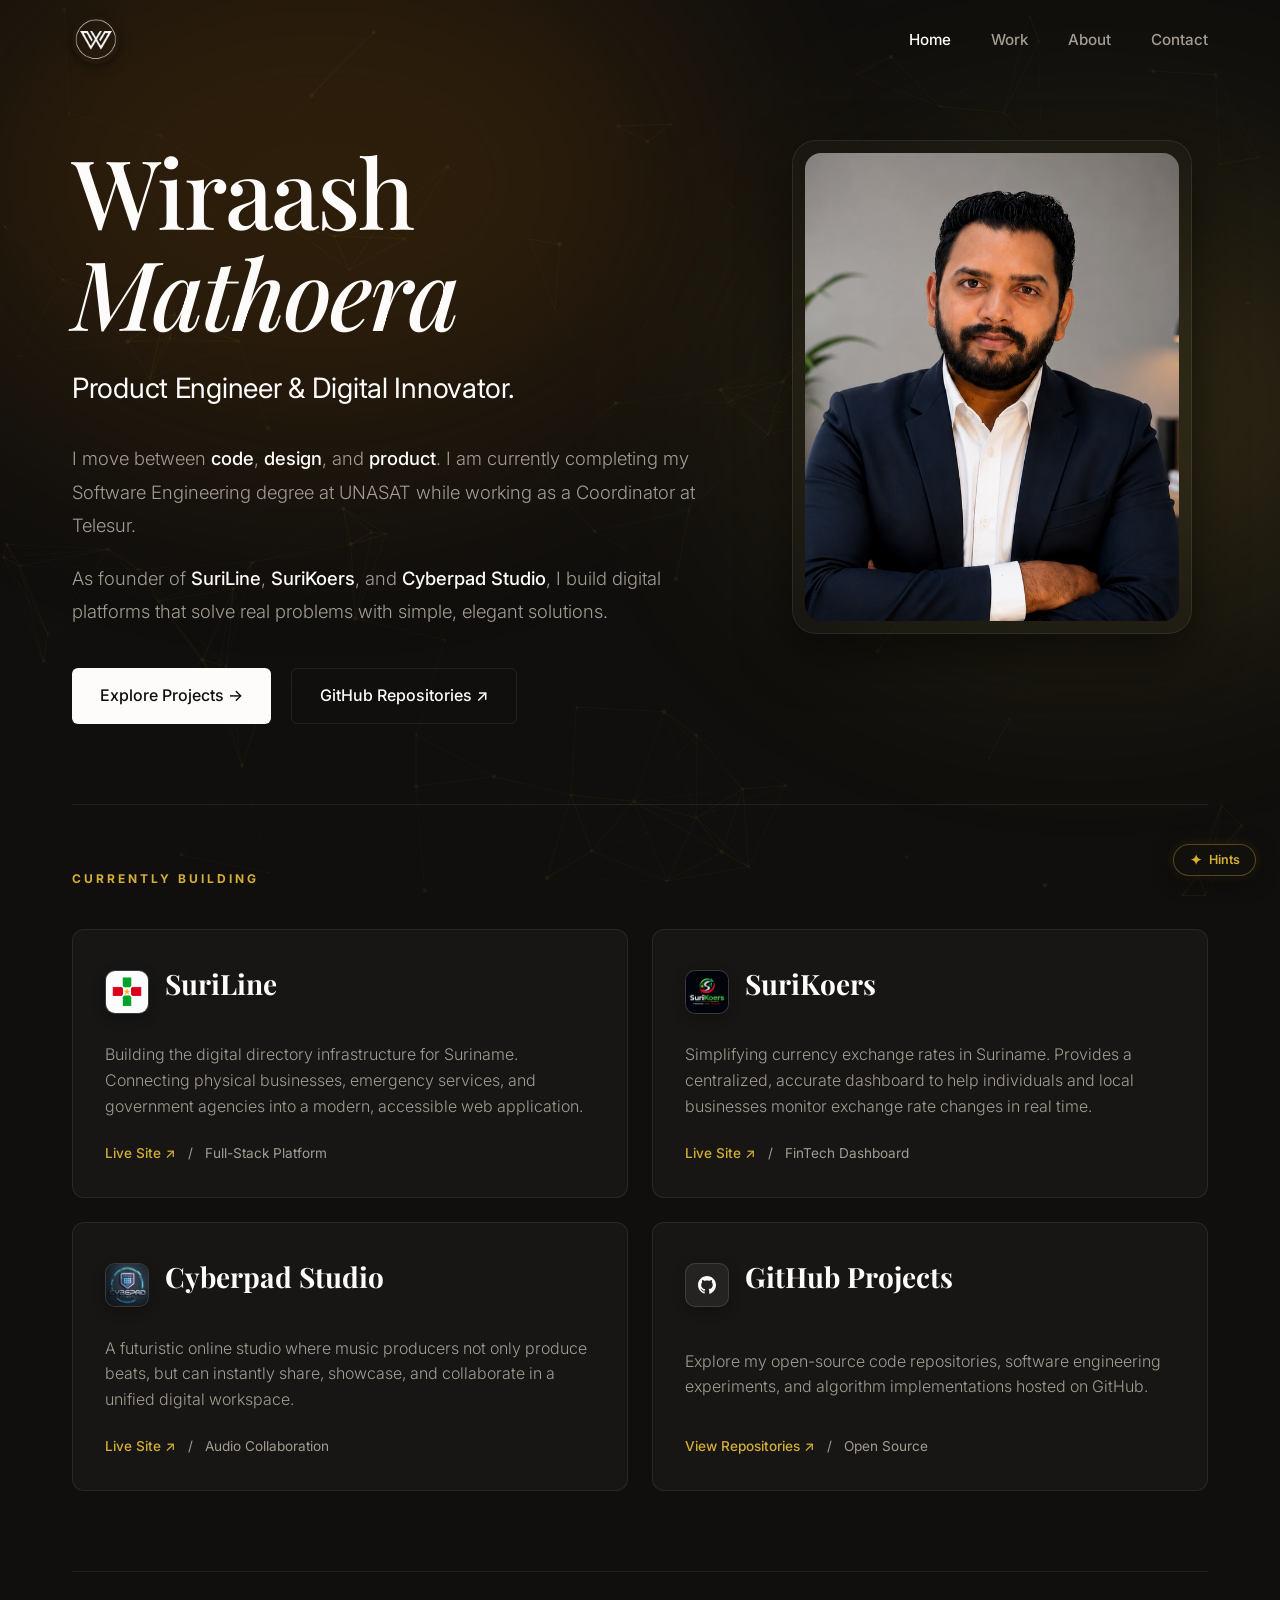
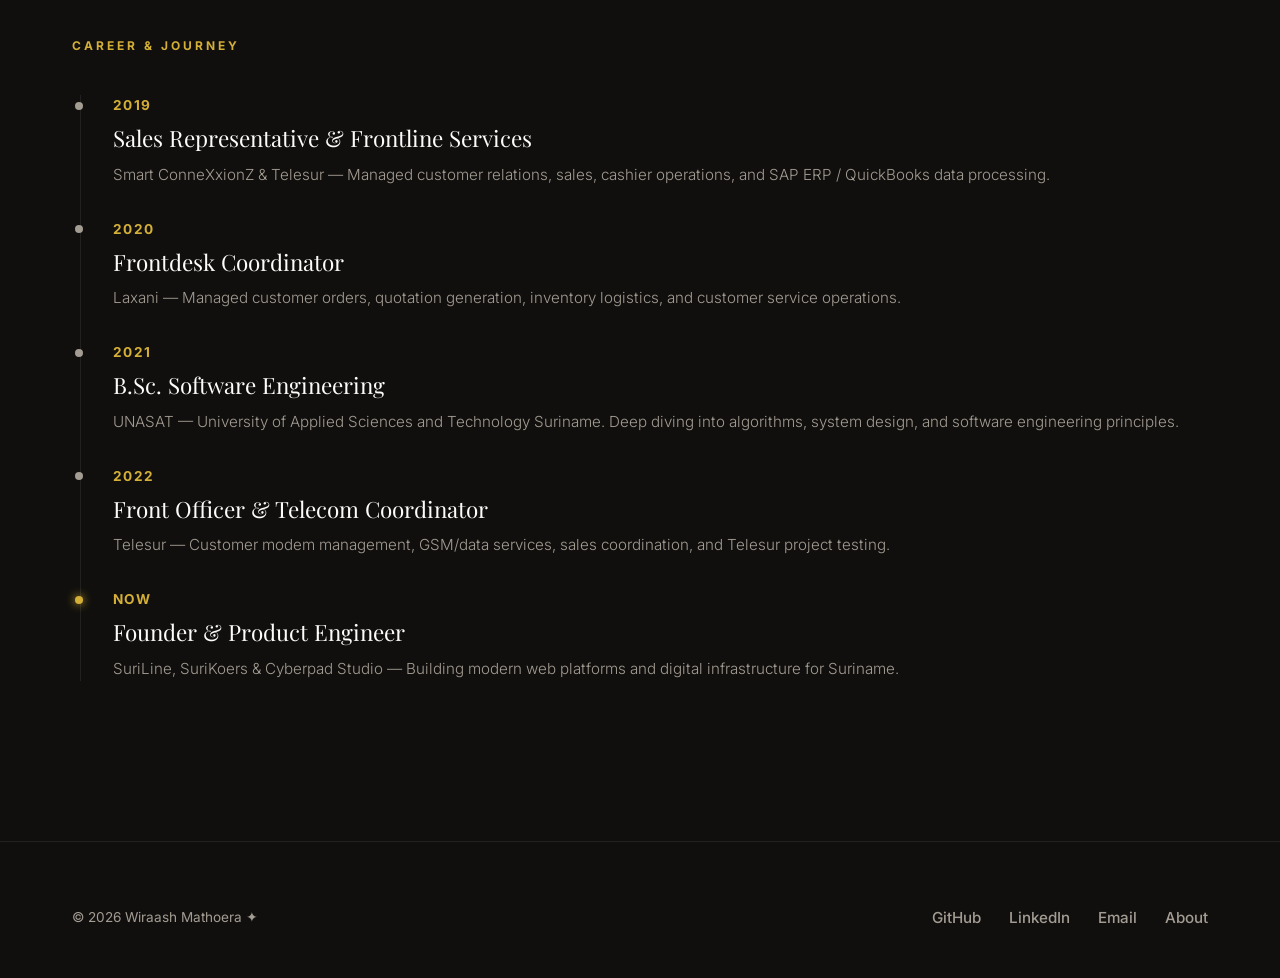
<file: index.html>
<!DOCTYPE html>
<html lang="en" class="no-js">

<head>
    <meta charset="UTF-8">
    <meta name="viewport" content="width=device-width, initial-scale=1.0">
    <title>Wiraash Mathoera | Product Engineer &amp; Digital Innovator</title>
    <link rel="icon" href="/img/favicon.png" sizes="32x32" />

    <!-- Open Graph / Facebook -->
    <meta property="og:type" content="website">
    <meta property="og:title" content="Wiraash Mathoera | Product Engineer &amp; Digital Innovator">
    <meta property="og:description" content="Product Engineer &amp; Digital Innovator based in Suriname. Creator of SuriLine, SuriKoers, and Cyberpad Studio.">
    <meta property="og:image" content="https://wiraash-mathoera.github.io/img/og-image.png">
    <meta property="og:image:width" content="1200">
    <meta property="og:image:height" content="630">

    <!-- Twitter / X -->
    <meta name="twitter:card" content="summary_large_image">
    <meta name="twitter:title" content="Wiraash Mathoera | Product Engineer &amp; Digital Innovator">
    <meta name="twitter:description" content="Product Engineer &amp; Digital Innovator based in Suriname. Creator of SuriLine, SuriKoers, and Cyberpad Studio.">
    <meta name="twitter:image" content="https://wiraash-mathoera.github.io/img/og-image.png">
    <meta name="twitter:image:width" content="1200">
    <meta name="twitter:image:height" content="630">

    <link rel="stylesheet" href="./css/main.css">
    <link rel="stylesheet" href="./css/features.css">
    <link rel="stylesheet" href="./css/easter-eggs.css">
</head>

<body data-theme="dark">
    <!-- Live Interactive Background Canvas -->
    <canvas id="bg-canvas"></canvas>

    <!-- Ambient Glowing Orbs -->
    <div class="ambient-container">
        <div class="ambient-orb orb-1"></div>
        <div class="ambient-orb orb-2"></div>
    </div>

    <!-- Header & Navigation -->
    <header class="navbar">
        <div class="container nav-container">
            <a href="./index.html" class="nav-logo" id="nav-logo" aria-label="Wiraash Mathoera - Home">
                <img src="./img/logo.png" alt="Wiraash Mathoera" class="nav-logo-img">
            </a>
            <button class="mobile-menu-btn" id="mobile-menu-btn" aria-label="Toggle Navigation">
                <svg xmlns="http://www.w3.org/2000/svg" width="24" height="24" viewBox="0 0 24 24" fill="none"
                    stroke="currentColor" stroke-width="2" stroke-linecap="round" stroke-linejoin="round">
                    <line x1="4" x2="20" y1="12" y2="12" />
                    <line x1="4" x2="20" y1="6" y2="6" />
                    <line x1="4" x2="20" y1="18" y2="18" />
                </svg>
            </button>
            <ul class="nav-links" id="nav-links">
                <li><a href="./index.html" class="nav-link active">Home</a></li>
                <li><a href="./work.html" class="nav-link">Work</a></li>
                <li><a href="./about.html" class="nav-link">About</a></li>
                <li><a href="./contact.html" class="nav-link">Contact</a></li>
            </ul>
        </div>
    </header>

    <main class="container">
        <!-- Hero Section (Paul Bakaus Grid Layout) -->
        <section class="hero-section">
            <div class="hero-content">
                <h1 class="font-serif hero-title">
                    Wiraash <span class="italic">Mathoera</span>
                </h1>
                <p class="hero-subtitle">
                    Product Engineer &amp; Digital Innovator.
                </p>

                <div class="hero-description">
                    <p>
                        I move between <strong class="text-highlight">code</strong>,
                        <strong class="text-highlight">design</strong>, and <strong class="text-highlight">product</strong>. I am currently
                        completing my Software Engineering degree at UNASAT while working as a Coordinator at Telesur.
                    </p>
                    <p>
                        As founder of <strong class="text-highlight">SuriLine</strong>,
                        <strong class="text-highlight">SuriKoers</strong>, and <strong class="text-highlight">Cyberpad Studio</strong>, I build
                        digital platforms that solve real problems with simple, elegant solutions.
                    </p>
                </div>

                <div class="hero-actions">
                    <a href="./work.html" class="btn btn-primary">Explore Projects &rarr;</a>
                    <a href="https://github.com/wiraash-mathoera?tab=repositories" target="_blank"
                        rel="noopener noreferrer" class="btn btn-outline">GitHub Repositories &nearr;</a>
                </div>
            </div>

            <div class="hero-portrait-wrap">
                <div class="hero-portrait-card">
                    <div class="hero-portrait-img-wrap">
                        <img src="./img/profile.jpg" alt="Wiraash Mathoera" class="hero-portrait-img">
                    </div>
                </div>
            </div>
        </section>

        <!-- Currently Building Section (Bento Grid) -->
        <section class="section-divider">
            <span class="section-label">Currently Building</span>

            <div class="bento-grid">
                <!-- Bento 1: SuriLine -->
                <div class="bento-item">
                    <div class="bento-header">
                        <div class="bento-icon">
                            <img src="./img/suriline.png" alt="SuriLine" class="bento-icon-img">
                        </div>
                        <h2 class="bento-title">
                            <a href="https://suriline.vercel.app/" target="_blank"
                                rel="noopener noreferrer">SuriLine</a>
                        </h2>
                    </div>
                    <p class="bento-desc">
                        Building the digital directory infrastructure for Suriname. Connecting physical businesses,
                        emergency services, and government agencies into a modern, accessible web application.
                    </p>
                    <div class="bento-meta">
                        <a href="https://suriline.vercel.app/" target="_blank" rel="noopener noreferrer">Live Site
                            &nearr;</a>
                        <span>/</span>
                        <span>Full-Stack Platform</span>
                    </div>
                </div>

                <!-- Bento 2: SuriKoers -->
                <div class="bento-item">
                    <div class="bento-header">
                        <div class="bento-icon">
                            <img src="./img/surikoers.png" alt="SuriKoers" class="bento-icon-img">
                        </div>
                        <h2 class="bento-title">
                            <a href="https://whatsapp.com/channel/0029VbCgk0QAe5ViNQCmtB3d" target="_blank"
                                rel="noopener noreferrer">SuriKoers</a>
                        </h2>
                    </div>
                    <p class="bento-desc">
                        Simplifying currency exchange rates in Suriname. Provides a centralized, accurate dashboard
                        to help individuals and local businesses monitor exchange rate changes in real time.
                    </p>
                    <div class="bento-meta">
                        <a href="https://whatsapp.com/channel/0029VbCgk0QAe5ViNQCmtB3d" target="_blank"
                            rel="noopener noreferrer">Live Site &nearr;</a>
                        <span>/</span>
                        <span>FinTech Dashboard</span>
                    </div>
                </div>

                <!-- Bento 3: Cyberpad Studio -->
                <div class="bento-item">
                    <div class="bento-header">
                        <div class="bento-icon">
                            <img src="./img/cyberpad.jpg" alt="Cyberpad Studio" class="bento-icon-img">
                        </div>
                        <h2 class="bento-title">
                            <a href="https://cyberpad-studio.vercel.app/html/login.html" target="_blank"
                                rel="noopener noreferrer">Cyberpad Studio</a>
                        </h2>
                    </div>
                    <p class="bento-desc">
                        A futuristic online studio where music producers not only produce beats, but can instantly
                        share, showcase, and collaborate in a unified digital workspace.
                    </p>
                    <div class="bento-meta">
                        <a href="https://cyberpad-studio.vercel.app/html/login.html" target="_blank"
                            rel="noopener noreferrer">Live Site &nearr;</a>
                        <span>/</span>
                        <span>Audio Collaboration</span>
                    </div>
                </div>

                <!-- Bento 4: GitHub Repositories -->
                <div class="bento-item">
                    <div class="bento-header">
                        <div class="bento-icon bento-icon-github">
                            <svg xmlns="http://www.w3.org/2000/svg" width="18" height="18" viewBox="0 0 24 24" fill="currentColor"><path d="M12 0C5.37 0 0 5.37 0 12c0 5.3 3.438 9.8 8.205 11.385.6.113.82-.258.82-.577 0-.285-.01-1.04-.015-2.04-3.338.724-4.042-1.61-4.042-1.61C4.422 18.07 3.633 17.7 3.633 17.7c-1.087-.744.084-.729.084-.729 1.205.084 1.838 1.236 1.838 1.236 1.07 1.835 2.809 1.305 3.495.998.108-.776.417-1.305.76-1.605-2.665-.3-5.466-1.332-5.466-5.93 0-1.31.465-2.38 1.235-3.22-.135-.303-.54-1.523.105-3.176 0 0 1.005-.322 3.3 1.23.96-.267 1.98-.399 3-.405 1.02.006 2.04.138 3 .405 2.28-1.552 3.285-1.23 3.285-1.23.645 1.653.24 2.873.12 3.176.765.84 1.23 1.91 1.23 3.22 0 4.61-2.805 5.625-5.475 5.92.42.36.81 1.096.81 2.22 0 1.606-.015 2.896-.015 3.286 0 .315.21.69.825.57C20.565 21.795 24 17.295 24 12c0-6.63-5.37-12-12-12"/></svg>
                        </div>
                        <h2 class="bento-title">
                            <a href="https://github.com/wiraash-mathoera?tab=repositories" target="_blank"
                                rel="noopener noreferrer">GitHub Projects</a>
                        </h2>
                    </div>
                    <p class="bento-desc">
                        Explore my open-source code repositories, software engineering experiments, and algorithm
                        implementations hosted on GitHub.
                    </p>
                    <div class="bento-meta">
                        <a href="https://github.com/wiraash-mathoera?tab=repositories" target="_blank"
                            rel="noopener noreferrer">View Repositories &nearr;</a>
                        <span>/</span>
                        <span>Open Source</span>
                    </div>
                </div>
            </div>
        </section>

        <!-- Career Timeline Section (Paul Bakaus Career Style) -->
        <section class="section-divider">
            <span class="section-label">Career &amp; Journey</span>

            <div class="timeline-wrap">
                <div class="timeline">
                    <div class="timeline-item">
                        <span class="timeline-year">2019</span>
                        <div class="timeline-role">Sales Representative &amp; Frontline Services</div>
                        <div class="timeline-desc">Smart ConneXxionZ &amp; Telesur &mdash; Managed customer relations,
                            sales, cashier operations, and SAP ERP / QuickBooks data processing.</div>
                    </div>

                    <div class="timeline-item">
                        <span class="timeline-year">2020</span>
                        <div class="timeline-role">Frontdesk Coordinator</div>
                        <div class="timeline-desc">Laxani &mdash; Managed customer orders, quotation generation,
                            inventory logistics, and customer service operations.</div>
                    </div>

                    <div class="timeline-item">
                        <span class="timeline-year">2021</span>
                        <div class="timeline-role">B.Sc. Software Engineering</div>
                        <div class="timeline-desc">UNASAT &mdash; University of Applied Sciences and Technology
                            Suriname. Deep diving into algorithms, system design, and software engineering principles.
                        </div>
                    </div>

                    <div class="timeline-item">
                        <span class="timeline-year">2022</span>
                        <div class="timeline-role">Front Officer &amp; Telecom Coordinator</div>
                        <div class="timeline-desc">Telesur &mdash; Customer modem management, GSM/data services, sales
                            coordination, and Telesur project testing.</div>
                    </div>

                    <div class="timeline-item is-current">
                        <span class="timeline-year">Now</span>
                        <div class="timeline-role">Founder &amp; Product Engineer</div>
                        <div class="timeline-desc">SuriLine, SuriKoers &amp; Cyberpad Studio &mdash; Building modern web
                            platforms and digital infrastructure for Suriname.</div>
                    </div>
                </div>
            </div>
        </section>
    </main>

    <!-- Footer (Paul Bakaus Footer Style) -->
    <footer>
        <div class="container footer-content">
            <div>
                <p class="footer-copyright">&copy; 2026 Wiraash Mathoera</p>
            </div>

            <div class="footer-social">
                <a href="https://github.com/wiraash-mathoera?tab=repositories" target="_blank"
                    rel="noopener noreferrer">GitHub</a>
                <a href="https://www.linkedin.com/in/wiraash-mathoera-642bb9243/" target="_blank"
                    rel="noopener noreferrer">LinkedIn</a>
                <a href="mailto:w.mathoera@unasat.sr">Email</a>
                <a href="./about.html">About</a>
            </div>
        </div>
    </footer>

    <script src="./js/background.js"></script>
    <script src="./js/main.js"></script>
    <script src="./js/features.js"></script>
    <script src="./js/easter-eggs.js"></script>
</body>

</html>
</file>
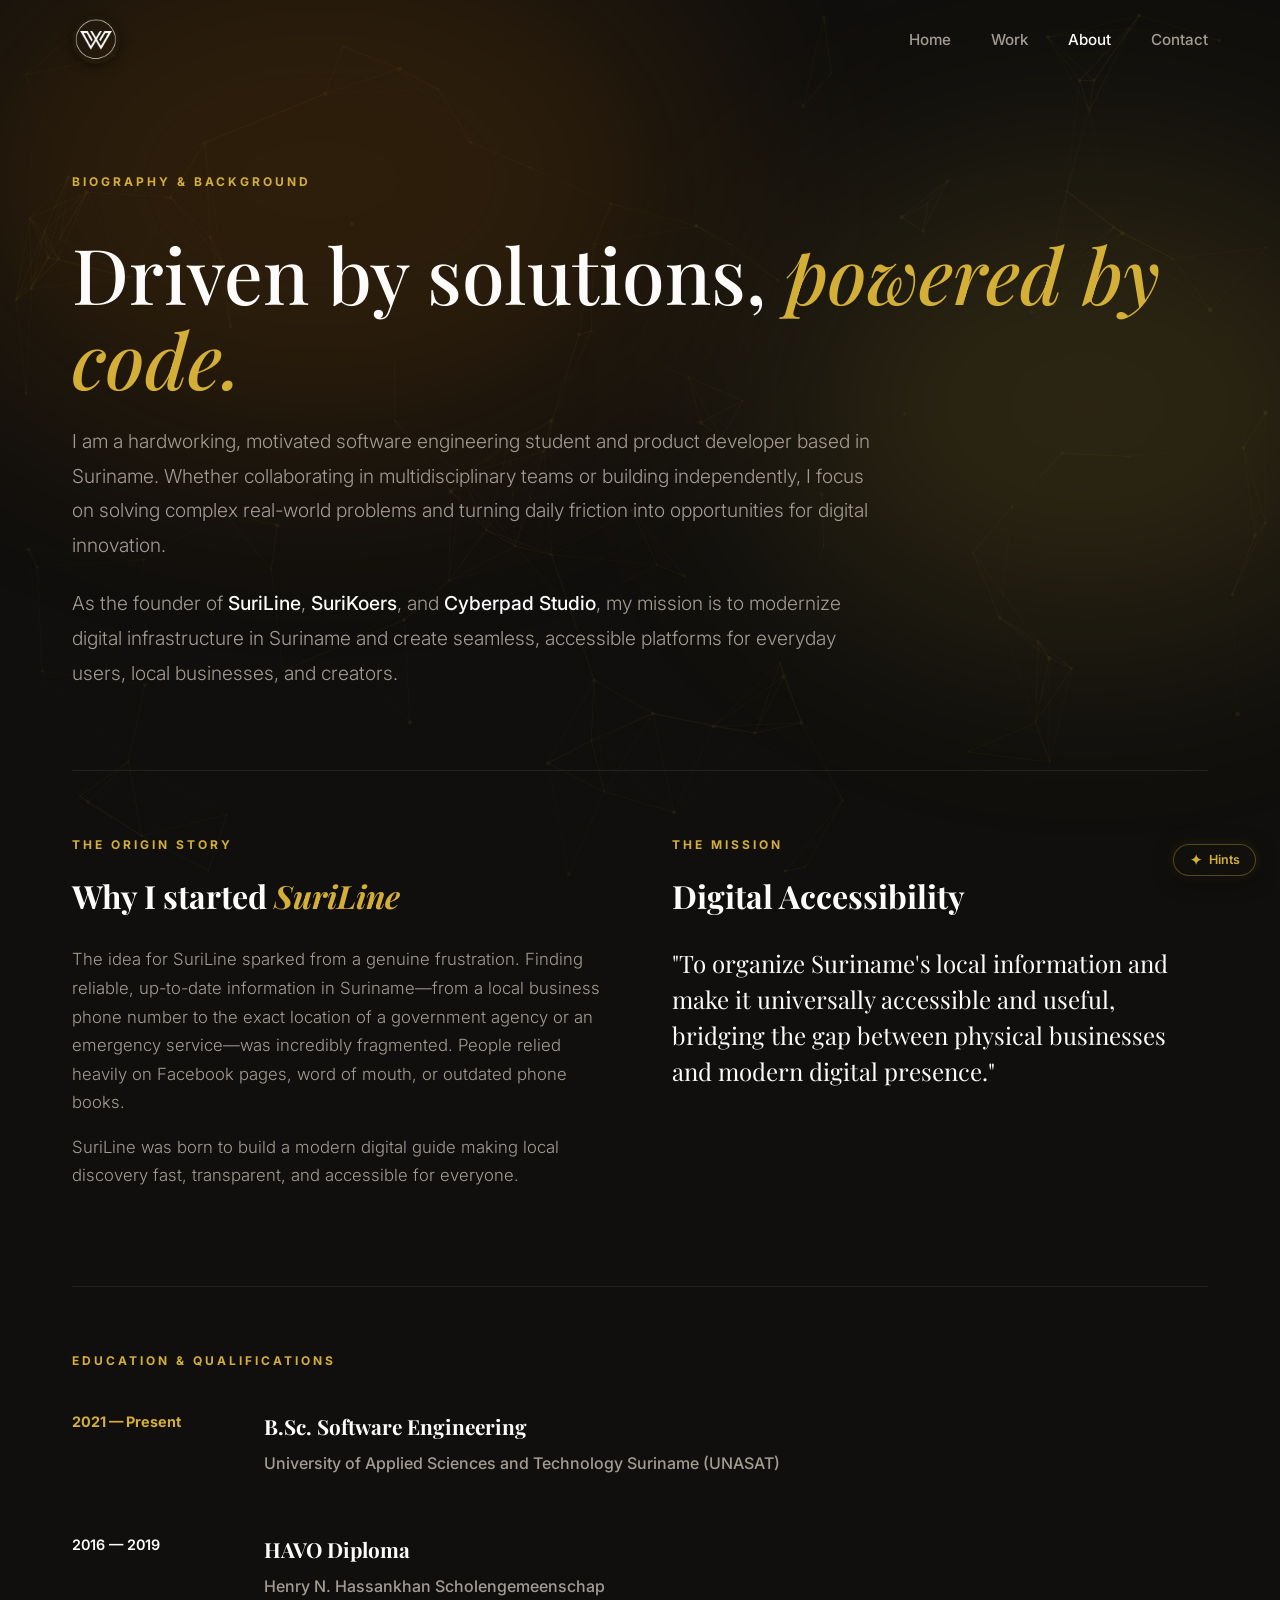
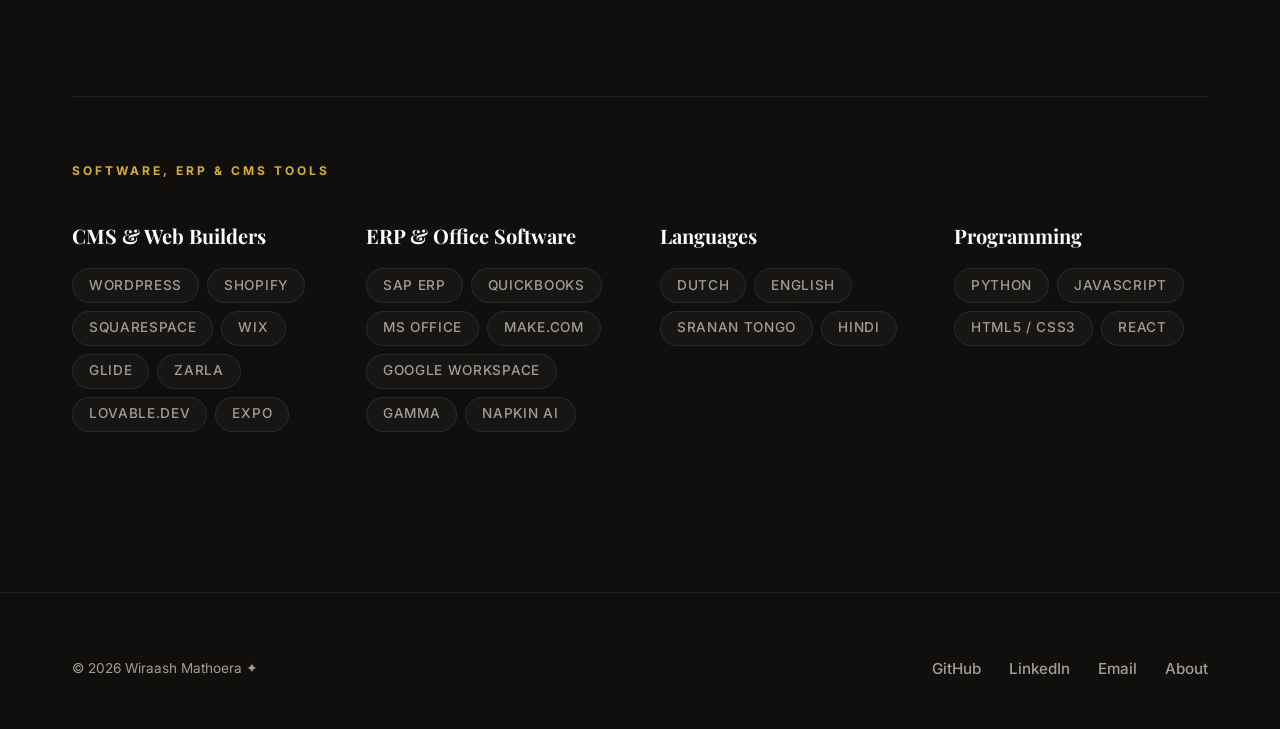
<file: about.html>
<!DOCTYPE html>
<html lang="en" class="no-js">
<head>
    <meta charset="UTF-8">
    <meta name="viewport" content="width=device-width, initial-scale=1.0">
    <title>About | Wiraash Mathoera</title>
    <link rel="icon" href="/img/favicon.png" sizes="32x32" />

    <!-- Open Graph / Facebook -->
    <meta property="og:type" content="website">
    <meta property="og:title" content="About | Wiraash Mathoera">
    <meta property="og:description" content="Biography, mission, education, and technical background of Wiraash Mathoera.">
    <meta property="og:image" content="https://wiraash-mathoera.github.io/img/og-image.png">
    <meta property="og:image:width" content="1200">
    <meta property="og:image:height" content="630">

    <!-- Twitter / X -->
    <meta name="twitter:card" content="summary_large_image">
    <meta name="twitter:title" content="About | Wiraash Mathoera">
    <meta name="twitter:description" content="Biography, mission, education, and technical background of Wiraash Mathoera.">
    <meta name="twitter:image" content="https://wiraash-mathoera.github.io/img/og-image.png">
    <meta name="twitter:image:width" content="1200">
    <meta name="twitter:image:height" content="630">

    <link rel="stylesheet" href="./css/main.css">
    <link rel="stylesheet" href="./css/about.css">
    <link rel="stylesheet" href="./css/features.css">
    <link rel="stylesheet" href="./css/easter-eggs.css">
</head>
<body data-theme="dark">
    <!-- Live Background -->
    <canvas id="bg-canvas"></canvas>

    <!-- Ambient Glowing Orbs -->
    <div class="ambient-container">
        <div class="ambient-orb orb-1"></div>
        <div class="ambient-orb orb-2"></div>
    </div>

    <!-- Header & Navigation -->
    <header class="navbar">
        <div class="container nav-container">
            <a href="./index.html" class="nav-logo" id="nav-logo" aria-label="Wiraash Mathoera - Home">
                <img src="./img/logo.png" alt="Wiraash Mathoera" class="nav-logo-img">
            </a>
            <button class="mobile-menu-btn" id="mobile-menu-btn" aria-label="Toggle Navigation">
                <svg xmlns="http://www.w3.org/2000/svg" width="24" height="24" viewBox="0 0 24 24" fill="none" stroke="currentColor" stroke-width="2" stroke-linecap="round" stroke-linejoin="round"><line x1="4" x2="20" y1="12" y2="12"/><line x1="4" x2="20" y1="6" y2="6"/><line x1="4" x2="20" y1="18" y2="18"/></svg>
            </button>
            <ul class="nav-links" id="nav-links">
                <li><a href="./index.html" class="nav-link">Home</a></li>
                <li><a href="./work.html" class="nav-link">Work</a></li>
                <li><a href="./about.html" class="nav-link active">About</a></li>
                <li><a href="./contact.html" class="nav-link">Contact</a></li>
            </ul>
        </div>
    </header>

    <main class="container">
        <!-- Profile Header -->
        <section class="about-header-section">
            <span class="section-label">Biography &amp; Background</span>
            <h1 class="font-serif page-title">
                Driven by solutions, <span class="italic text-accent">powered by code.</span>
            </h1>
            
            <div class="about-intro">
                <p>
                    I am a hardworking, motivated software engineering student and product developer based in Suriname. Whether collaborating in multidisciplinary teams or building independently, I focus on solving complex real-world problems and turning daily friction into opportunities for digital innovation.
                </p>
                <p>
                    As the founder of <strong class="text-highlight">SuriLine</strong>, <strong class="text-highlight">SuriKoers</strong>, and <strong class="text-highlight">Cyberpad Studio</strong>, my mission is to modernize digital infrastructure in Suriname and create seamless, accessible platforms for everyday users, local businesses, and creators.
                </p>
            </div>
        </section>

        <!-- The Origin Story & Mission -->
        <section class="section-divider">
            <div class="about-grid">
                <div>
                    <span class="section-label mb-1">The Origin Story</span>
                    <h2 class="font-serif section-title">Why I started <span class="italic text-accent">SuriLine</span></h2>
                    <p class="about-text">
                        The idea for SuriLine sparked from a genuine frustration. Finding reliable, up-to-date information in Suriname—from a local business phone number to the exact location of a government agency or an emergency service—was incredibly fragmented. People relied heavily on Facebook pages, word of mouth, or outdated phone books.
                    </p>
                    <p class="about-text">
                        SuriLine was born to build a modern digital guide making local discovery fast, transparent, and accessible for everyone.
                    </p>
                </div>

                <div>
                    <span class="section-label mb-1">The Mission</span>
                    <h2 class="font-serif section-title">Digital Accessibility</h2>
                    <p class="font-serif about-quote">
                        "To organize Suriname's local information and make it universally accessible and useful, bridging the gap between physical businesses and modern digital presence."
                    </p>
                </div>
            </div>
        </section>

        <!-- Education Section -->
        <section class="section-divider">
            <span class="section-label">Education &amp; Qualifications</span>
            
            <div class="timeline-container">
                <div class="timeline-row">
                    <div class="timeline-date-active">2021 &mdash; Present</div>
                    <div>
                        <h3 class="font-serif timeline-title">B.Sc. Software Engineering</h3>
                        <p class="timeline-subtitle">University of Applied Sciences and Technology Suriname (UNASAT)</p>
                    </div>
                </div>

                <div class="timeline-row">
                    <div class="timeline-date">2016 &mdash; 2019</div>
                    <div>
                        <h3 class="font-serif timeline-title">HAVO Diploma</h3>
                        <p class="timeline-subtitle">Henry N. Hassankhan Scholengemeenschap</p>
                    </div>
                </div>
            </div>
        </section>

        <!-- Technical Skills & Systems -->
        <section class="section-divider">
            <span class="section-label">Software, ERP &amp; CMS Tools</span>
            
            <div class="skills-grid">
                <div>
                    <h3 class="font-serif skills-category-title">CMS &amp; Web Builders</h3>
                    <div class="skills-list">
                        <span class="tag">WordPress</span>
                        <span class="tag">Shopify</span>
                        <span class="tag">Squarespace</span>
                        <span class="tag">Wix</span>
                        <span class="tag">Glide</span>
                        <span class="tag">Zarla</span>
                        <span class="tag">Lovable.dev</span>
                        <span class="tag">Expo</span>
                    </div>
                </div>

                <div>
                    <h3 class="font-serif skills-category-title">ERP &amp; Office Software</h3>
                    <div class="skills-list">
                        <span class="tag">SAP ERP</span>
                        <span class="tag">QuickBooks</span>
                        <span class="tag">MS Office</span>
                        <span class="tag">Make.com</span>
                        <span class="tag">Google Workspace</span>
                        <span class="tag">Gamma</span>
                        <span class="tag">Napkin AI</span>
                    </div>
                </div>

                <div>
                    <h3 class="font-serif skills-category-title">Languages</h3>
                    <div class="skills-list">
                        <span class="tag">Dutch</span>
                        <span class="tag">English</span>
                        <span class="tag">Sranan Tongo</span>
                        <span class="tag">Hindi</span>
                    </div>
                </div>

                <div>
                    <h3 class="font-serif skills-category-title">Programming</h3>
                    <div class="skills-list">
                        <span class="tag">Python</span>
                        <span class="tag">JavaScript</span>
                        <span class="tag">HTML5 / CSS3</span>
                        <span class="tag">React</span>
                    </div>
                </div>
            </div>
        </section>
    </main>

    <!-- Footer -->
    <footer>
        <div class="container footer-content">
            <div>
                <p class="footer-copyright">&copy; 2026 Wiraash Mathoera</p>
            </div>

            <div class="footer-social">
                <a href="https://github.com/wiraash-mathoera?tab=repositories" target="_blank" rel="noopener noreferrer">GitHub</a>
                <a href="https://www.linkedin.com/in/wiraash-mathoera-642bb9243/" target="_blank" rel="noopener noreferrer">LinkedIn</a>
                <a href="mailto:w.mathoera@unasat.sr">Email</a>
                <a href="./about.html">About</a>
            </div>
        </div>
    </footer>
    
    <script src="./js/background.js"></script>
    <script src="./js/main.js"></script>
    <script src="./js/features.js"></script>
    <script src="./js/easter-eggs.js"></script>
</body>
</html>
</file>
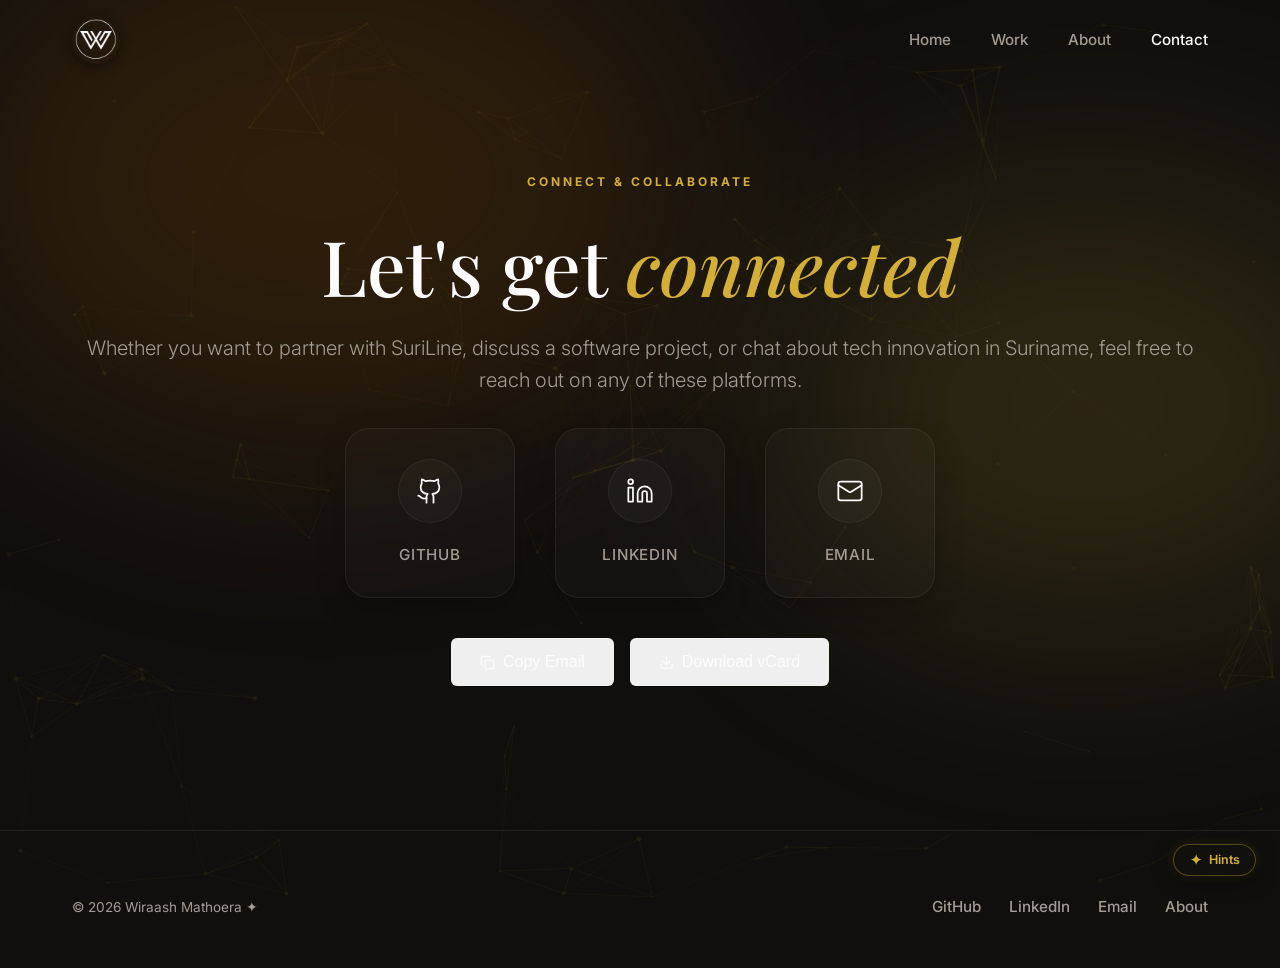
<file: contact.html>
<!DOCTYPE html>
<html lang="en" class="no-js">

<head>
    <meta charset="UTF-8">
    <meta name="viewport" content="width=device-width, initial-scale=1.0">
    <title>Contact | Wiraash Mathoera</title>
    <link rel="icon" href="/img/favicon.png" sizes="32x32" />

    <!-- Open Graph / Facebook -->
    <meta property="og:type" content="website">
    <meta property="og:title" content="Contact | Wiraash Mathoera">
    <meta property="og:description" content="Connect and collaborate with Wiraash Mathoera via GitHub, LinkedIn, or Email.">
    <meta property="og:image" content="https://wiraash-mathoera.github.io/img/og-image.png">
    <meta property="og:image:width" content="1200">
    <meta property="og:image:height" content="630">

    <!-- Twitter / X -->
    <meta name="twitter:card" content="summary_large_image">
    <meta name="twitter:title" content="Contact | Wiraash Mathoera">
    <meta name="twitter:description" content="Connect and collaborate with Wiraash Mathoera via GitHub, LinkedIn, or Email.">
    <meta name="twitter:image" content="https://wiraash-mathoera.github.io/img/og-image.png">
    <meta name="twitter:image:width" content="1200">
    <meta name="twitter:image:height" content="630">

    <link rel="stylesheet" href="./css/main.css">
    <link rel="stylesheet" href="./css/contact.css">
    <link rel="stylesheet" href="./css/features.css">
    <link rel="stylesheet" href="./css/easter-eggs.css">
</head>

<body data-theme="dark">
    <!-- Live Background -->
    <canvas id="bg-canvas"></canvas>

    <!-- Ambient Glowing Orbs -->
    <div class="ambient-container">
        <div class="ambient-orb orb-1"></div>
        <div class="ambient-orb orb-2"></div>
    </div>

    <!-- Header & Navigation -->
    <header class="navbar">
        <div class="container nav-container">
            <a href="./index.html" class="nav-logo" id="nav-logo" aria-label="Wiraash Mathoera - Home">
                <img src="./img/logo.png" alt="Wiraash Mathoera" class="nav-logo-img">
            </a>
            <button class="mobile-menu-btn" id="mobile-menu-btn" aria-label="Toggle Navigation">
                <svg xmlns="http://www.w3.org/2000/svg" width="24" height="24" viewBox="0 0 24 24" fill="none"
                    stroke="currentColor" stroke-width="2" stroke-linecap="round" stroke-linejoin="round">
                    <line x1="4" x2="20" y1="12" y2="12" />
                    <line x1="4" x2="20" y1="6" y2="6" />
                    <line x1="4" x2="20" y1="18" y2="18" />
                </svg>
            </button>
            <ul class="nav-links" id="nav-links">
                <li><a href="./index.html" class="nav-link">Home</a></li>
                <li><a href="./work.html" class="nav-link">Work</a></li>
                <li><a href="./about.html" class="nav-link">About</a></li>
                <li><a href="./contact.html" class="nav-link active">Contact</a></li>
            </ul>
        </div>
    </header>

    <main class="container">
        <!-- Contact Section -->
        <section class="contact-header-section">
            <span class="section-label mb-2">Connect &amp; Collaborate</span>
            <h1 class="font-serif page-title">
                Let's get <span class="italic text-accent">connected</span>
            </h1>
            <p class="page-subtitle mb-2">
                Whether you want to partner with SuriLine, discuss a software project, or chat about tech innovation in Suriname, feel free to reach out on any of these platforms.
            </p>
            
            <div class="social-connect-grid">
                <a href="https://github.com/wiraash-mathoera?tab=repositories" target="_blank" rel="noopener noreferrer" class="social-connect-card" aria-label="GitHub">
                    <div class="social-icon-wrapper">
                        <svg xmlns="http://www.w3.org/2000/svg" width="28" height="28" viewBox="0 0 24 24" fill="none" stroke="currentColor" stroke-width="1.5" stroke-linecap="round" stroke-linejoin="round">
                            <path d="M15 22v-4a4.8 4.8 0 0 0-1-3.5c3 0 6-2 6-5.5.08-1.25-.27-2.48-1-3.5.28-1.15.28-2.35 0-3.5 0 0-1 0-3 1.5-2.64-.5-5.36-.5-8 0C6 2 5 2 5 2c-.3 1.15-.3 2.35 0 3.5A5.403 5.403 0 0 0 4 9c0 3.5 3 5.5 6 5.5-.39.49-.68 1.05-.85 1.65-.17.6-.22 1.23-.15 1.85v4" />
                            <path d="M9 18c-4.51 2-5-2-7-2" />
                        </svg>
                    </div>
                    <span class="social-label-text">GitHub</span>
                </a>

                <a href="https://www.linkedin.com/in/wiraash-mathoera-642bb9243/" target="_blank" rel="noopener noreferrer" class="social-connect-card" aria-label="LinkedIn">
                    <div class="social-icon-wrapper">
                        <svg xmlns="http://www.w3.org/2000/svg" width="28" height="28" viewBox="0 0 24 24" fill="none" stroke="currentColor" stroke-width="1.5" stroke-linecap="round" stroke-linejoin="round">
                            <path d="M16 8a6 6 0 0 1 6 6v7h-4v-7a2 2 0 0 0-2-2 2 2 0 0 0-2 2v7h-4v-7a6 6 0 0 1 6-6z" />
                            <rect width="4" height="12" x="2" y="9" />
                            <circle cx="4" cy="4" r="2" />
                        </svg>
                    </div>
                    <span class="social-label-text">LinkedIn</span>
                </a>

                <a href="mailto:w.mathoera@unasat.sr" class="social-connect-card" aria-label="Email">
                    <div class="social-icon-wrapper">
                        <svg xmlns="http://www.w3.org/2000/svg" width="28" height="28" viewBox="0 0 24 24" fill="none" stroke="currentColor" stroke-width="1.5" stroke-linecap="round" stroke-linejoin="round">
                            <rect width="20" height="16" x="2" y="4" rx="2" />
                            <path d="m22 7-8.97 5.7a1.94 1.94 0 0 1-2.06 0L2 7" />
                        </svg>
                    </div>
                    <span class="social-label-text">Email</span>
                </a>
            </div>

            <!-- Quick Contact Actions -->
            <div class="quick-contact-actions">
                <button class="btn btn-outline copy-email-btn" id="copy-email-btn">
                    <svg xmlns="http://www.w3.org/2000/svg" width="15" height="15" viewBox="0 0 24 24" fill="none" stroke="currentColor" stroke-width="2" stroke-linecap="round" stroke-linejoin="round"><rect width="14" height="14" x="8" y="8" rx="2" ry="2"/><path d="M4 16c-1.1 0-2-.9-2-2V4c0-1.1.9-2 2-2h10c1.1 0 2 .9 2 2"/></svg>
                    <span class="copy-label">Copy Email</span>
                </button>
                <button class="btn btn-outline vcard-btn" id="download-vcard-btn">
                    <svg xmlns="http://www.w3.org/2000/svg" width="15" height="15" viewBox="0 0 24 24" fill="none" stroke="currentColor" stroke-width="2" stroke-linecap="round" stroke-linejoin="round"><path d="M21 15v4a2 2 0 0 1-2 2H5a2 2 0 0 1-2-2v-4"/><polyline points="7 10 12 15 17 10"/><line x1="12" x2="12" y1="15" y2="3"/></svg>
                    Download vCard
                </button>
            </div>
        </section>
    </main>

    <!-- Footer -->
    <footer>
        <div class="container footer-content">
            <div>
                <p class="footer-copyright">&copy; 2026 Wiraash Mathoera</p>
            </div>

            <div class="footer-social">
                <a href="https://github.com/wiraash-mathoera?tab=repositories" target="_blank"
                    rel="noopener noreferrer">GitHub</a>
                <a href="https://www.linkedin.com/in/wiraash-mathoera-642bb9243/" target="_blank"
                    rel="noopener noreferrer">LinkedIn</a>
                <a href="mailto:w.mathoera@unasat.sr">Email</a>
                <a href="./about.html">About</a>
            </div>
        </div>
    </footer>

    <script src="./js/background.js"></script>
    <script src="./js/main.js"></script>
    <script src="./js/features.js"></script>
    <script src="./js/easter-eggs.js"></script>
</body>

</html>
</file>
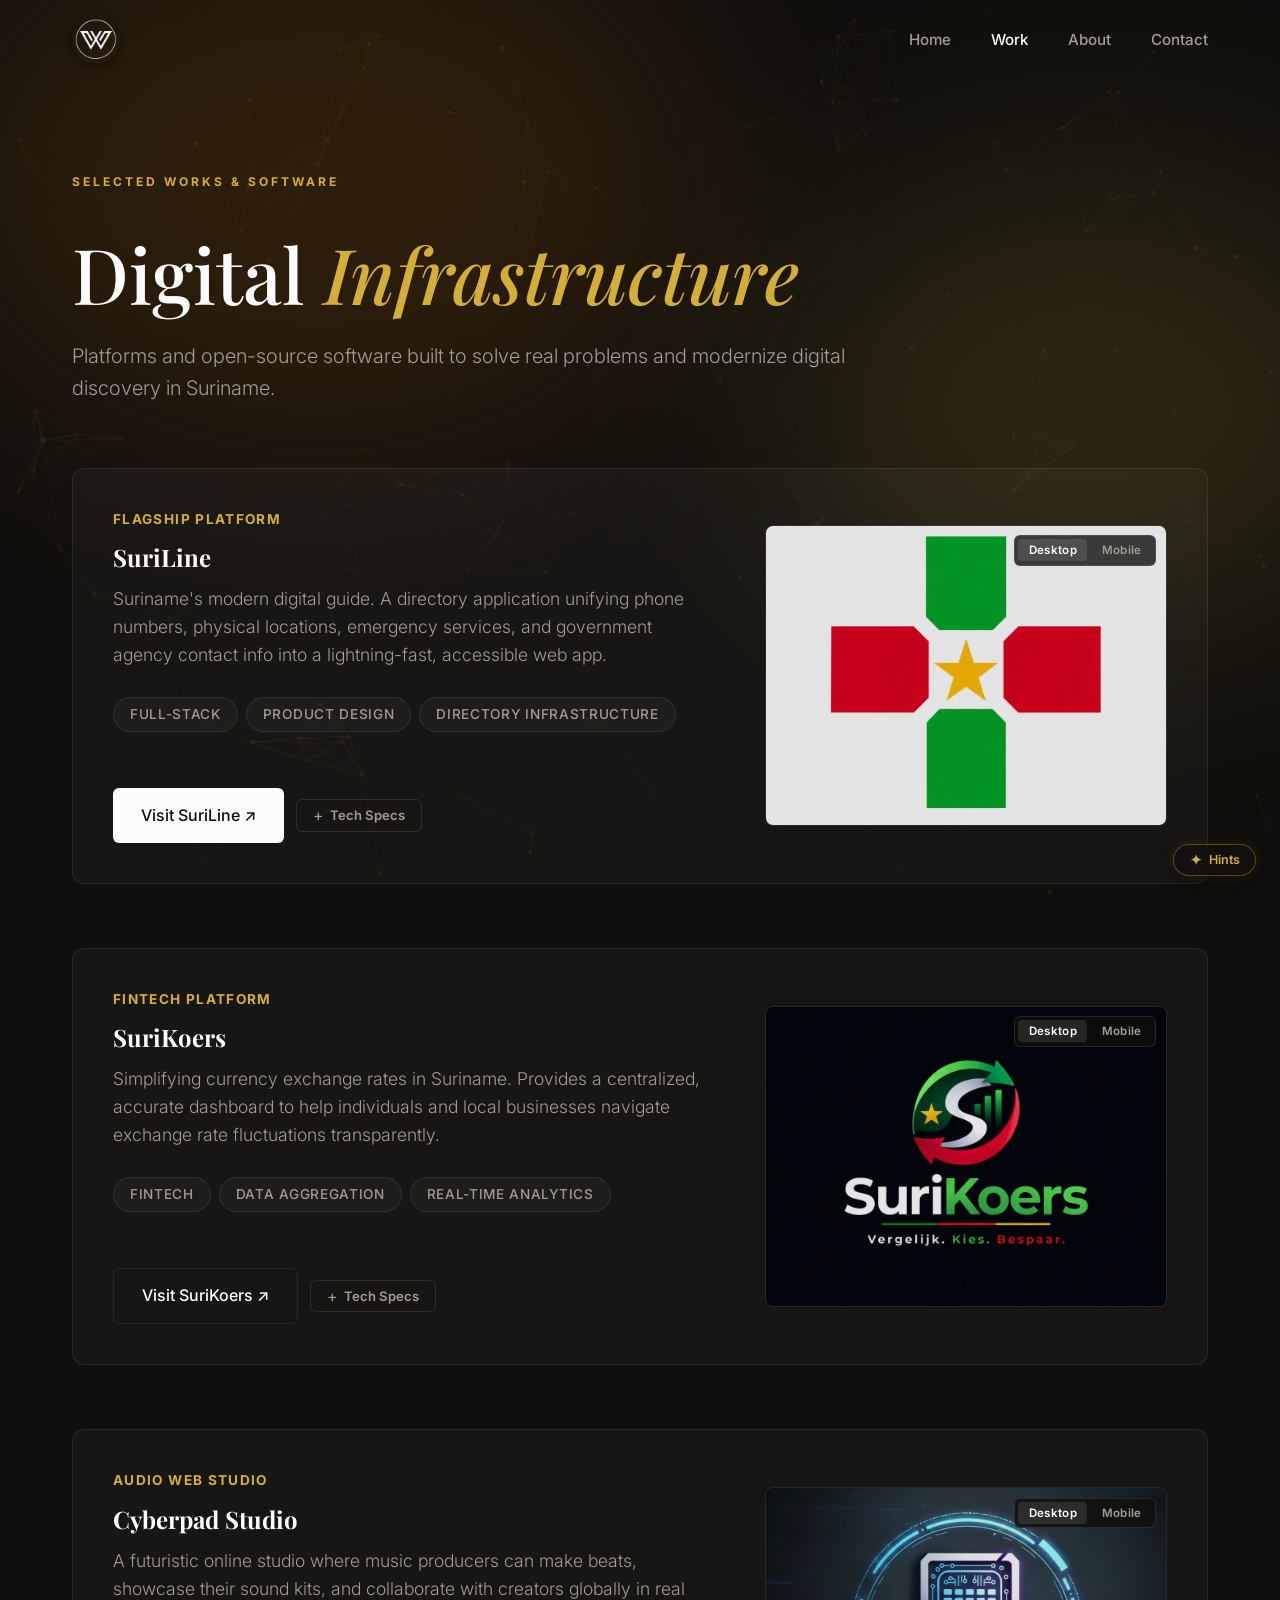
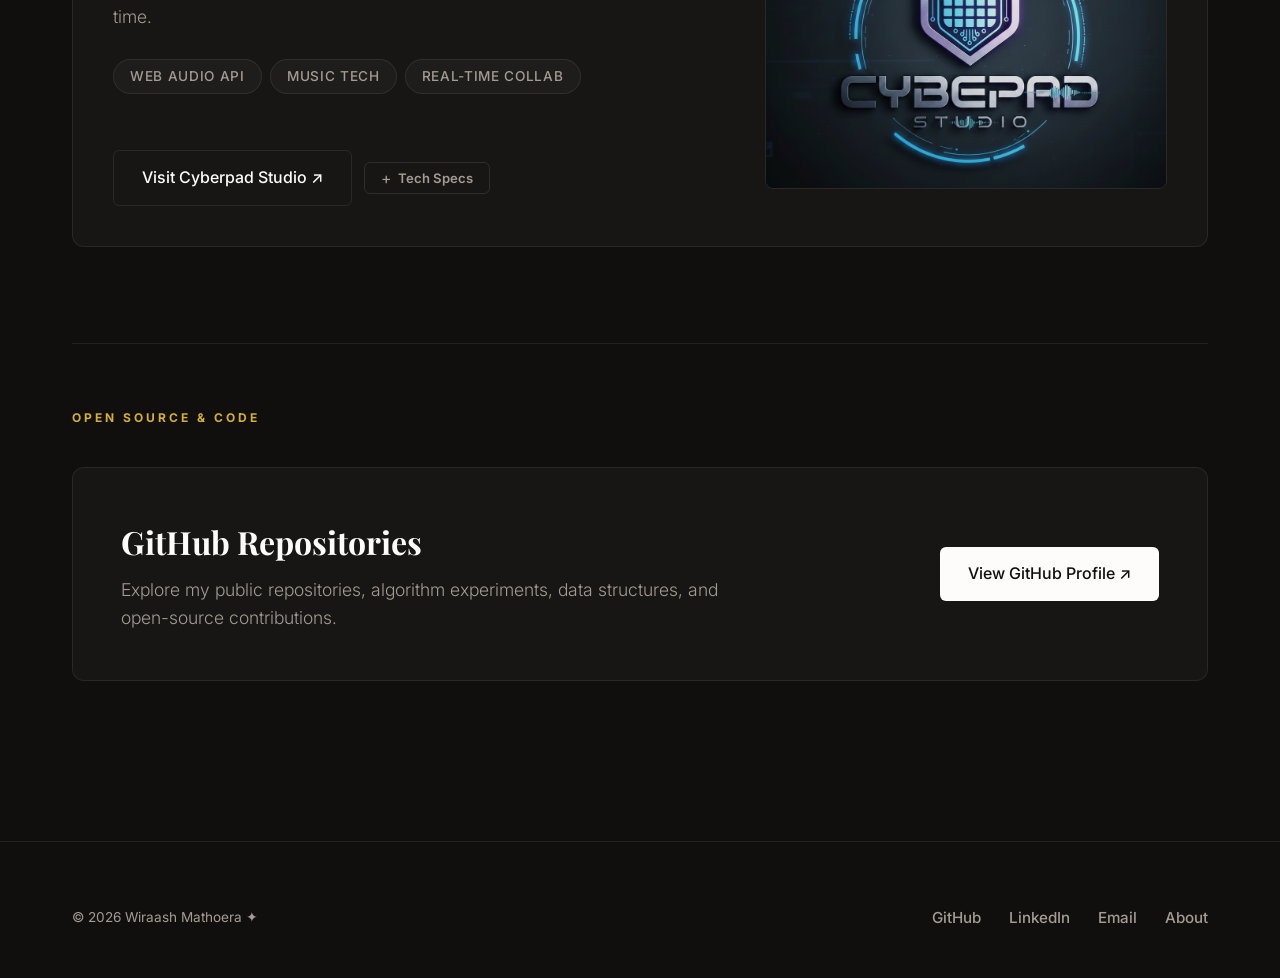
<file: work.html>
<!DOCTYPE html>
<html lang="en" class="no-js">
<head>
    <meta charset="UTF-8">
    <meta name="viewport" content="width=device-width, initial-scale=1.0">
    <title>Projects &amp; Work | Wiraash Mathoera</title>
    <link rel="icon" href="/img/favicon.png" sizes="32x32" />

    <!-- Open Graph / Facebook -->
    <meta property="og:type" content="website">
    <meta property="og:title" content="Projects &amp; Work | Wiraash Mathoera">
    <meta property="og:description" content="Explore digital platforms, software engineering projects, and open-source applications built by Wiraash Mathoera.">
    <meta property="og:image" content="https://wiraash-mathoera.github.io/img/og-image.png">
    <meta property="og:image:width" content="1200">
    <meta property="og:image:height" content="630">

    <!-- Twitter / X -->
    <meta name="twitter:card" content="summary_large_image">
    <meta name="twitter:title" content="Projects &amp; Work | Wiraash Mathoera">
    <meta name="twitter:description" content="Explore digital platforms, software engineering projects, and open-source applications built by Wiraash Mathoera.">
    <meta name="twitter:image" content="https://wiraash-mathoera.github.io/img/og-image.png">
    <meta name="twitter:image:width" content="1200">
    <meta name="twitter:image:height" content="630">

    <link rel="stylesheet" href="./css/main.css">
    <link rel="stylesheet" href="./css/work.css">
    <link rel="stylesheet" href="./css/features.css">
    <link rel="stylesheet" href="./css/easter-eggs.css">
</head>
<body data-theme="dark">
    <!-- Live Background -->
    <canvas id="bg-canvas"></canvas>

    <!-- Ambient Glowing Orbs -->
    <div class="ambient-container">
        <div class="ambient-orb orb-1"></div>
        <div class="ambient-orb orb-2"></div>
    </div>

    <!-- Header & Navigation -->
    <header class="navbar">
        <div class="container nav-container">
            <a href="./index.html" class="nav-logo" id="nav-logo" aria-label="Wiraash Mathoera - Home">
                <img src="./img/logo.png" alt="Wiraash Mathoera" class="nav-logo-img">
            </a>
            <button class="mobile-menu-btn" id="mobile-menu-btn" aria-label="Toggle Navigation">
                <svg xmlns="http://www.w3.org/2000/svg" width="24" height="24" viewBox="0 0 24 24" fill="none" stroke="currentColor" stroke-width="2" stroke-linecap="round" stroke-linejoin="round"><line x1="4" x2="20" y1="12" y2="12"/><line x1="4" x2="20" y1="6" y2="6"/><line x1="4" x2="20" y1="18" y2="18"/></svg>
            </button>
            <ul class="nav-links" id="nav-links">
                <li><a href="./index.html" class="nav-link">Home</a></li>
                <li><a href="./work.html" class="nav-link active">Work</a></li>
                <li><a href="./about.html" class="nav-link">About</a></li>
                <li><a href="./contact.html" class="nav-link">Contact</a></li>
            </ul>
        </div>
    </header>

    <main class="container">
        <!-- Header -->
        <section class="work-header-section">
            <span class="section-label">Selected Works &amp; Software</span>
            <h1 class="font-serif page-title">
                Digital <span class="italic text-accent">Infrastructure</span>
            </h1>
            <p class="page-subtitle">
                Platforms and open-source software built to solve real problems and modernize digital discovery in Suriname.
            </p>
        </section>

        <!-- Flagship Projects Section -->
        <section class="projects-grid-large">
            
            <!-- Project 1: SuriLine -->
            <div class="bento-item project-bento-item">
                <div class="project-grid-inner">
                    <div>
                        <span class="project-category">Flagship Platform</span>
                        <h2 class="font-serif project-title">SuriLine</h2>
                        <p class="project-desc">
                            Suriname's modern digital guide. A directory application unifying phone numbers, physical locations, emergency services, and government agency contact info into a lightning-fast, accessible web app.
                        </p>
                        <div class="project-tags">
                            <span class="tag">Full-Stack</span>
                            <span class="tag">Product Design</span>
                            <span class="tag">Directory Infrastructure</span>
                        </div>
                        <!-- Specs Drawer -->
                        <div class="specs-drawer" aria-hidden="true">
                            <div class="specs-grid">
                                <div class="specs-item"><span class="specs-key">Problem</span><span class="specs-val">Fragmented business &amp; service discovery across Suriname</span></div>
                                <div class="specs-item"><span class="specs-key">Architecture</span><span class="specs-val">Full-stack edge deployment, search-indexed directory API</span></div>
                                <div class="specs-item"><span class="specs-key">Stack</span><span class="specs-val">Next.js, Vercel, Algolia-style search, PostgreSQL</span></div>
                                <div class="specs-item"><span class="specs-key">Impact</span><span class="specs-val">Thousands of queries across districts &amp; emergency services</span></div>
                            </div>
                        </div>
                        <div class="project-actions">
                            <a href="https://suriline.vercel.app/" target="_blank" rel="noopener noreferrer" class="btn btn-primary">Visit SuriLine &nearr;</a>
                            <button class="specs-toggle" aria-expanded="false">
                                <span class="specs-toggle-icon">+</span> Tech Specs
                            </button>
                        </div>
                    </div>
                    <div class="project-image-wrapper">
                        <div class="mockup-toggle-group">
                            <button class="mockup-btn active" data-mode="desktop">Desktop</button>
                            <button class="mockup-btn" data-mode="mobile">Mobile</button>
                        </div>
                        <img src="./img/suriline.png" alt="SuriLine" class="project-card-img">
                    </div>
                </div>
            </div>

            <!-- Project 2: SuriKoers -->
            <div class="bento-item project-bento-item">
                <div class="project-grid-inner">
                    <div>
                        <span class="project-category">FinTech Platform</span>
                        <h2 class="font-serif project-title">SuriKoers</h2>
                        <p class="project-desc">
                            Simplifying currency exchange rates in Suriname. Provides a centralized, accurate dashboard to help individuals and local businesses navigate exchange rate fluctuations transparently.
                        </p>
                        <div class="project-tags">
                            <span class="tag">FinTech</span>
                            <span class="tag">Data Aggregation</span>
                            <span class="tag">Real-Time Analytics</span>
                        </div>
                        <!-- Specs Drawer -->
                        <div class="specs-drawer" aria-hidden="true">
                            <div class="specs-grid">
                                <div class="specs-item"><span class="specs-key">Problem</span><span class="specs-val">No centralized source for Suriname exchange rates</span></div>
                                <div class="specs-item"><span class="specs-key">Architecture</span><span class="specs-val">WhatsApp Channel + automated data aggregation pipeline</span></div>
                                <div class="specs-item"><span class="specs-key">Stack</span><span class="specs-val">WhatsApp Business API, data scraping, real-time updates</span></div>
                                <div class="specs-item"><span class="specs-key">Impact</span><span class="specs-val">Subscribers across SRD, USD, EUR &amp; BRL rate tracking</span></div>
                            </div>
                        </div>
                        <div class="project-actions">
                            <a href="https://whatsapp.com/channel/0029VbCgk0QAe5ViNQCmtB3d" target="_blank" rel="noopener noreferrer" class="btn btn-outline">Visit SuriKoers &nearr;</a>
                            <button class="specs-toggle" aria-expanded="false">
                                <span class="specs-toggle-icon">+</span> Tech Specs
                            </button>
                        </div>
                    </div>
                    <div class="project-image-wrapper">
                        <div class="mockup-toggle-group">
                            <button class="mockup-btn active" data-mode="desktop">Desktop</button>
                            <button class="mockup-btn" data-mode="mobile">Mobile</button>
                        </div>
                        <img src="./img/surikoers.png" alt="SuriKoers" class="project-card-img">
                    </div>
                </div>
            </div>

            <!-- Project 3: Cyberpad Studio -->
            <div class="bento-item project-bento-item">
                <div class="project-grid-inner">
                    <div>
                        <span class="project-category">Audio Web Studio</span>
                        <h2 class="font-serif project-title">Cyberpad Studio</h2>
                        <p class="project-desc">
                            A futuristic online studio where music producers can make beats, showcase their sound kits, and collaborate with creators globally in real time.
                        </p>
                        <div class="project-tags">
                            <span class="tag">Web Audio API</span>
                            <span class="tag">Music Tech</span>
                            <span class="tag">Real-time Collab</span>
                        </div>
                        <!-- Specs Drawer -->
                        <div class="specs-drawer" aria-hidden="true">
                            <div class="specs-grid">
                                <div class="specs-item"><span class="specs-key">Problem</span><span class="specs-val">Fragmented beat production &amp; creator collaboration tools</span></div>
                                <div class="specs-item"><span class="specs-key">Architecture</span><span class="specs-val">Web Audio API synthesis engine, real-time peer sessions</span></div>
                                <div class="specs-item"><span class="specs-key">Stack</span><span class="specs-val">Vanilla JS, Web Audio API, WebSockets, Vercel</span></div>
                                <div class="specs-item"><span class="specs-key">Impact</span><span class="specs-val">End-to-end music production &amp; sharing in a single tab</span></div>
                            </div>
                        </div>
                        <div class="project-actions">
                            <a href="https://cyberpad-studio.vercel.app/html/login.html" target="_blank" rel="noopener noreferrer" class="btn btn-outline">Visit Cyberpad Studio &nearr;</a>
                            <button class="specs-toggle" aria-expanded="false">
                                <span class="specs-toggle-icon">+</span> Tech Specs
                            </button>
                        </div>
                    </div>
                    <div class="project-image-wrapper">
                        <div class="mockup-toggle-group">
                            <button class="mockup-btn active" data-mode="desktop">Desktop</button>
                            <button class="mockup-btn" data-mode="mobile">Mobile</button>
                        </div>
                        <img src="./img/cyberpad.jpg" alt="Cyberpad Studio" class="project-card-img">
                    </div>
                </div>
            </div>

        </section>

        <!-- GitHub Repositories Section -->
        <section class="section-divider">
            <span class="section-label">Open Source &amp; Code</span>
            
            <div class="github-repo-card">
                <div>
                    <h3 class="font-serif github-repo-title">GitHub Repositories</h3>
                    <p class="github-repo-desc">
                        Explore my public repositories, algorithm experiments, data structures, and open-source contributions.
                    </p>
                </div>
                <div>
                    <a href="https://github.com/wiraash-mathoera?tab=repositories" target="_blank" rel="noopener noreferrer" class="btn btn-primary">View GitHub Profile &nearr;</a>
                </div>
            </div>
        </section>
    </main>

    <!-- Footer -->
    <footer>
        <div class="container footer-content">
            <div>
                <p class="footer-copyright">&copy; 2026 Wiraash Mathoera</p>
            </div>

            <div class="footer-social">
                <a href="https://github.com/wiraash-mathoera?tab=repositories" target="_blank" rel="noopener noreferrer">GitHub</a>
                <a href="https://www.linkedin.com/in/wiraash-mathoera-642bb9243/" target="_blank" rel="noopener noreferrer">LinkedIn</a>
                <a href="mailto:w.mathoera@unasat.sr">Email</a>
                <a href="./about.html">About</a>
            </div>
        </div>
    </footer>
    
    <script src="./js/background.js"></script>
    <script src="./js/main.js"></script>
    <script src="./js/features.js"></script>
    <script src="./js/easter-eggs.js"></script>
</body>
</html>
</file>
<file: css/main.css>
@import url('https://fonts.googleapis.com/css2?family=Inter:wght@300;400;500;600;700&family=Playfair+Display:ital,wght@0,400;0,500;0,600;0,700;1,400;1,500;1,600;1,700&display=swap');

:root {
  /* Dark Mode Variables - Paul Bakaus Aesthetic */
  --bg-color: #100f0d;
  --card-bg: rgba(255, 255, 255, 0.03);
  --card-border: rgba(255, 255, 255, 0.08);
  --text-primary: #fdfcfb;
  --text-secondary: #a39c93;
  --accent-gold: #d4af37;
  --accent-amber: #d97706;
  --border-color: rgba(255, 255, 255, 0.08);
  --nav-bg: rgba(16, 15, 13, 0.85);
  
  --font-sans: 'Inter', -apple-system, BlinkMacSystemFont, 'Segoe UI', Roboto, Helvetica, Arial, sans-serif;
  --font-serif: 'Playfair Display', Georgia, serif;
}

* {
  margin: 0;
  padding: 0;
  box-sizing: border-box;
}

html {
  background-color: var(--bg-color);
  color: var(--text-primary);
  scroll-behavior: smooth;
}

body {
  font-family: var(--font-sans);
  background-color: transparent;
  color: var(--text-primary);
  line-height: 1.6;
  -webkit-font-smoothing: antialiased;
  -moz-osx-font-smoothing: grayscale;
  overflow-x: hidden;
}

main {
  opacity: 0;
  transition: opacity 0.3s ease-in-out;
}

/* Fallback when JS is disabled */
.no-js main {
  opacity: 1 !important;
}

main.fade-in {
  opacity: 1;
}

main.fade-out {
  opacity: 0;
}

/* Native View Transitions (Chrome / Edge) */
@view-transition {
  navigation: auto;
}

.navbar {
  view-transition-name: main-navbar;
}

#bg-canvas {
  view-transition-name: bg-canvas;
  position: fixed;
  top: 0;
  left: 0;
  width: 100vw;
  height: 100vh;
  z-index: -3;
  pointer-events: none;
  opacity: 0.15;
}

.ambient-container {
  view-transition-name: ambient-container;
}

/* Typography Utilities */
.font-serif { font-family: var(--font-serif); }
.font-sans { font-family: var(--font-sans); }
.italic { font-style: italic; }
.text-accent { color: var(--accent-gold); }
.text-secondary { color: var(--text-secondary); }

/* Ambient Background Orbs */
.ambient-container {
  position: absolute;
  top: 0;
  left: 0;
  width: 100%;
  height: 100%;
  overflow: hidden;
  z-index: -2;
  pointer-events: none;
}
.ambient-orb {
  position: absolute;
  border-radius: 50%;
  filter: blur(120px);
  opacity: 0.15;
}
.orb-1 {
  top: -10%;
  left: -5%;
  width: 60%;
  height: 60%;
  background-color: var(--accent-amber);
}
.orb-2 {
  top: 20%;
  right: -10%;
  width: 50%;
  height: 50%;
  background-color: var(--accent-gold);
}

/* Layout Container */
.container {
  max-width: 1200px;
  margin: 0 auto;
  padding-left: 2rem;
  padding-right: 2rem;
  position: relative;
  z-index: 1;
}

/* Header & Navigation */
.navbar {
  position: fixed;
  top: 0;
  width: 100%;
  background-color: transparent;
  backdrop-filter: none;
  -webkit-backdrop-filter: none;
  border-bottom: 1px solid transparent;
  z-index: 100;
  transition: background-color 0.3s ease, border-color 0.3s ease, backdrop-filter 0.3s ease;
}

.navbar.scrolled {
  background-color: var(--bg-color);
  backdrop-filter: none;
  -webkit-backdrop-filter: none;
  border-bottom-color: var(--border-color);
}

.nav-container {
  display: flex;
  justify-content: space-between;
  align-items: center;
  height: 80px;
}

.nav-logo {
  font-family: var(--font-serif);
  font-size: 1.35rem;
  font-weight: 700;
  color: var(--text-primary);
  text-decoration: none;
  letter-spacing: -0.01em;
}

.nav-links {
  display: flex;
  list-style: none;
  gap: 2.5rem;
  align-items: center;
}

.nav-link {
  color: var(--text-secondary);
  text-decoration: none;
  font-weight: 500;
  font-size: 0.95rem;
  transition: color 0.2s ease;
}

.nav-link:hover, .nav-link.active {
  color: var(--text-primary);
}

.mobile-menu-btn {
  display: none;
  background: none;
  border: none;
  color: var(--text-primary);
  font-size: 1.5rem;
  cursor: pointer;
}

/* Main Content Padding */
main.container {
  min-height: calc(100vh - 160px);
  padding-top: 140px;
  padding-bottom: 80px;
}

/* Section Labels (Paul Bakaus Style) */
.section-label {
  display: block;
  font-size: 0.75rem;
  font-weight: 700;
  text-transform: uppercase;
  letter-spacing: 0.25em;
  color: var(--accent-gold);
  margin-bottom: 2.5rem;
}

/* Bento Grid (Currently Building Section) */
.bento-grid {
  display: grid;
  grid-template-columns: repeat(2, 1fr);
  gap: 1.5rem;
  margin-bottom: 5rem;
}

.bento-item {
  background: var(--card-bg);
  border: 1px solid var(--card-border);
  border-radius: 12px;
  padding: 2rem;
  transition: all 0.3s ease;
  display: flex;
  flex-direction: column;
  justify-content: space-between;
}

.bento-item:hover {
  border-color: rgba(212, 175, 55, 0.4);
  transform: translateY(-2px);
}

.bento-title {
  font-family: var(--font-serif);
  font-size: 1.75rem;
  color: var(--text-primary);
  margin-bottom: 1rem;
  display: flex;
  align-items: center;
  gap: 0.75rem;
}

.bento-title a {
  color: var(--text-primary);
  text-decoration: none;
}
.bento-title a:hover {
  color: var(--accent-gold);
}

.bento-desc {
  font-size: 1rem;
  color: var(--text-secondary);
  font-weight: 300;
  line-height: 1.6;
  margin-bottom: 1.5rem;
}

.bento-meta {
  display: flex;
  align-items: center;
  gap: 0.75rem;
  font-size: 0.85rem;
  color: var(--text-secondary);
}

.bento-meta a {
  color: var(--accent-gold);
  text-decoration: none;
  font-weight: 500;
}
.bento-meta a:hover {
  text-decoration: underline;
}

/* Bento Header Row (icon + title) */
.bento-header {
  display: flex;
  align-items: center;
  gap: 1rem;
  margin-bottom: 1.25rem;
}

/* Bento Project Icon Badge */
.bento-icon {
  width: 44px;
  height: 44px;
  flex-shrink: 0;
  border-radius: 10px;
  border: 1px solid rgba(255, 255, 255, 0.12);
  display: flex;
  align-items: center;
  justify-content: center;
  overflow: hidden;
  background: rgba(255, 255, 255, 0.04);
  box-shadow: 0 4px 12px rgba(0, 0, 0, 0.25);
  transition: transform 0.3s ease, box-shadow 0.3s ease, border-color 0.3s ease;
}

.bento-icon-img {
  width: 100%;
  height: 100%;
  object-fit: cover;
  display: block;
}

.bento-icon-github {
  background: rgba(255, 255, 255, 0.06);
  color: var(--text-primary);
}

.bento-item:hover .bento-icon {
  transform: scale(1.06);
  border-color: rgba(212, 175, 55, 0.4);
  box-shadow: 0 6px 20px rgba(0, 0, 0, 0.4), 0 0 15px rgba(212, 175, 55, 0.2);
}

.timeline-wrap {
  margin-bottom: 5rem;
}

.timeline {
  display: flex;
  flex-direction: column;
  gap: 2rem;
  position: relative;
  border-left: 1px solid var(--card-border);
  padding-left: 2rem;
  margin-left: 0.5rem;
}

.timeline-item {
  position: relative;
}

.timeline-item::before {
  content: '';
  position: absolute;
  left: -2.35rem;
  top: 0.4rem;
  width: 8px;
  height: 8px;
  border-radius: 50%;
  background: var(--text-secondary);
}

.timeline-item.is-current::before {
  background: var(--accent-gold);
  box-shadow: 0 0 10px var(--accent-gold);
}

.timeline-year {
  display: block;
  font-size: 0.85rem;
  font-weight: 700;
  color: var(--accent-gold);
  text-transform: uppercase;
  letter-spacing: 0.1em;
  margin-bottom: 0.25rem;
}

.timeline-role {
  font-family: var(--font-serif);
  font-size: 1.4rem;
  color: var(--text-primary);
  margin-bottom: 0.35rem;
}

.timeline-desc {
  font-size: 0.95rem;
  color: var(--text-secondary);
  font-weight: 300;
  line-height: 1.6;
}

/* UI Elements & Buttons */
.tag {
  display: inline-block;
  padding: 0.35rem 1rem;
  border: 1px solid var(--border-color);
  border-radius: 100px;
  font-size: 0.85rem;
  font-weight: 500;
  color: var(--text-secondary);
  background: rgba(255,255,255,0.03);
  letter-spacing: 0.05em;
  text-transform: uppercase;
}

.btn {
  display: inline-flex;
  align-items: center;
  gap: 0.5rem;
  padding: 0.9rem 1.75rem;
  font-weight: 500;
  text-decoration: none;
  border-radius: 6px;
  transition: all 0.3s ease;
  font-size: 1rem;
}

.btn-primary {
  background: var(--text-primary);
  color: var(--bg-color);
}
.btn-primary:hover {
  background: var(--accent-gold);
  color: var(--bg-color);
}

.btn-outline {
  border: 1px solid var(--border-color);
  color: var(--text-primary);
}
.btn-outline:hover {
  border-color: var(--accent-gold);
  color: var(--accent-gold);
}

/* Section Dividers */
.section-divider {
  margin: 5rem 0;
  border-top: 1px solid var(--border-color);
  padding-top: 4rem;
}

/* Footer */
footer {
  border-top: 1px solid var(--border-color);
  padding: 4rem 0 3rem 0;
  color: var(--text-secondary);
  font-size: 0.95rem;
}

.footer-content {
  display: flex;
  justify-content: space-between;
  align-items: center;
  flex-wrap: wrap;
  gap: 2rem;
}

.footer-social {
  display: flex;
  gap: 1.75rem;
  align-items: center;
}

.footer-social a {
  color: var(--text-secondary);
  text-decoration: none;
  font-weight: 500;
  transition: color 0.2s ease;
}

.footer-social a:hover {
  color: var(--accent-gold);
}

/* Responsive */
@media (max-width: 900px) {
  .bento-grid {
    grid-template-columns: 1fr;
  }
}

@media (max-width: 768px) {
  .mobile-menu-btn {
    display: block;
  }
  
  .nav-links {
    display: none;
    position: absolute;
    top: 80px;
    left: 0;
    width: 100%;
    background-color: var(--nav-bg);
    backdrop-filter: blur(16px);
    flex-direction: column;
    padding: 2rem;
    border-bottom: 1px solid var(--border-color);
  }
  
  .nav-links.active {
    display: flex;
  }
  
  .footer-content {
    flex-direction: column;
    align-items: flex-start;
  }
}

/* Hero Portrait Wrap & Ultra-Transparent Glass Design */
.hero-portrait-wrap {
  position: relative;
  width: 100%;
  max-width: 400px;
  margin: 0 auto;
  display: flex;
  justify-content: center;
  align-items: center;
}

.hero-portrait-card {
  position: relative;
  z-index: 1;
  width: 100%;
  background: rgba(255, 255, 255, 0.02);
  backdrop-filter: blur(16px);
  -webkit-backdrop-filter: blur(16px);
  border: 1px solid rgba(255, 255, 255, 0.08);
  border-radius: 24px;
  padding: 12px;
  box-shadow: 0 20px 50px rgba(0, 0, 0, 0.5);
  transition: all 0.4s ease;
}

.hero-portrait-card:hover {
  border-color: rgba(212, 175, 55, 0.35);
  transform: translateY(-4px);
  box-shadow: 0 30px 60px rgba(0, 0, 0, 0.6), 0 0 30px rgba(212, 175, 55, 0.15);
}

.hero-portrait-img-wrap {
  width: 100%;
  aspect-ratio: 4/5;
  border-radius: 16px;
  overflow: hidden;
  position: relative;
}

.hero-portrait-img {
  width: 100%;
  height: 100%;
  object-fit: cover;
  object-position: center top;
  filter: brightness(0.96) contrast(1.02);
  transition: transform 0.6s ease, filter 0.4s ease;
}

.hero-portrait-card:hover .hero-portrait-img {
  transform: scale(1.03);
  filter: brightness(1.02) contrast(1.04);
}

/* Nav Logo */
.nav-logo {
  display: flex;
  align-items: center;
  text-decoration: none;
  flex-shrink: 0;
  transition: opacity 0.2s ease, transform 0.2s ease;
}
.nav-logo:hover {
  opacity: 0.9;
  transform: scale(1.05);
}
.nav-logo-img {
  height: 48px;
  width: 48px;
  border-radius: 50%;
  object-fit: cover;
  display: block;
  box-shadow: 0 3px 12px rgba(0, 0, 0, 0.4);
}

/* Removed nav-right — now using space-between from .nav-container */

.hero-section {
  display: grid;
  grid-template-columns: minmax(0, 1.2fr) minmax(0, 0.8fr);
  gap: 3.5rem;
  align-items: start;
  margin-bottom: 5rem;
}

.hero-content {
  position: relative;
  z-index: 10;
}

.hero-title {
  font-size: clamp(3.5rem, 7.5vw, 6.5rem);
  font-weight: 500;
  line-height: 1.05;
  margin-bottom: 1.5rem;
  letter-spacing: -0.02em;
}

.hero-subtitle {
  font-size: clamp(1.25rem, 2.5vw, 1.75rem);
  font-weight: 400;
  color: var(--text-primary);
  margin-bottom: 2rem;
  letter-spacing: -0.01em;
}

.hero-description {
  color: var(--text-secondary);
  font-size: 1.15rem;
  max-width: 650px;
  margin-bottom: 2.5rem;
  line-height: 1.8;
  font-weight: 300;
}

.hero-description p {
  margin-bottom: 1.25rem;
}

.text-highlight {
  color: var(--text-primary);
  font-weight: 500;
}

.hero-actions {
  display: flex;
  gap: 1.25rem;
  flex-wrap: wrap;
}

.footer-copyright {
  font-size: 0.85rem;
  color: var(--text-secondary);
}

/* General Layout Utilities */
.page-title {
  font-size: clamp(3rem, 6vw, 5rem);
  font-weight: 500;
  line-height: 1.1;
  color: var(--text-primary);
  margin-bottom: 1.5rem;
}
.page-subtitle {
  font-size: 1.25rem;
  font-weight: 300;
  color: var(--text-secondary);
  line-height: 1.6;
}
.mb-1 { margin-bottom: 1rem; }
.mb-2 { margin-bottom: 2rem; }
.section-title {
  font-size: 2rem;
  color: var(--text-primary);
  margin-bottom: 1.5rem;
}

/* Work.html Utilities */
.work-header-section {
  padding-top: 2rem;
  margin-bottom: 4rem;
  max-width: 800px;
}
.projects-grid-large {
  display: grid;
  grid-template-columns: 1fr;
  gap: 4rem;
  margin-bottom: 6rem;
}
.project-bento-item { padding: 2.5rem; }
.project-grid-inner {
  display: grid;
  grid-template-columns: minmax(0, 1.2fr) minmax(0, 0.8fr);
  gap: 3rem;
  align-items: center;
}
.project-category {
  font-size: 0.85rem;
  color: var(--accent-gold);
  font-weight: 700;
  text-transform: uppercase;
  letter-spacing: 0.1em;
  display: block;
  margin-bottom: 0.5rem;
}
.project-title {
  font-size: 2.5rem;
  color: var(--text-primary);
  margin-bottom: 1rem;
}
.project-desc {
  font-size: 1.1rem;
  color: var(--text-secondary);
  font-weight: 300;
  margin-bottom: 1.75rem;
  line-height: 1.6;
}
.project-tags {
  display: flex;
  gap: 0.5rem;
  margin-bottom: 2rem;
  flex-wrap: wrap;
}
.project-actions {
  display: flex;
  gap: 1.5rem;
  align-items: center;
}
.project-image-wrapper {
  background: rgba(255,255,255,0.03);
  border: 1px solid var(--card-border);
  border-radius: 8px;
  overflow: hidden;
  aspect-ratio: 4/3;
  position: relative;
}
.github-repo-card {
  background: var(--card-bg);
  border: 1px solid var(--card-border);
  border-radius: 12px;
  padding: 3rem;
  display: flex;
  justify-content: space-between;
  align-items: center;
  flex-wrap: wrap;
  gap: 2rem;
}
.github-repo-title {
  font-size: 2rem;
  color: var(--text-primary);
  margin-bottom: 0.5rem;
}
.github-repo-desc {
  font-size: 1.1rem;
  color: var(--text-secondary);
  font-weight: 300;
  max-width: 600px;
}

/* About.html Utilities */
.about-header-section {
  padding-top: 2rem;
  margin-bottom: 5rem;
}
.about-intro {
  color: var(--text-secondary);
  font-size: 1.2rem;
  font-weight: 300;
  line-height: 1.8;
  max-width: 800px;
  display: flex;
  flex-direction: column;
  gap: 1.5rem;
}
.about-grid {
  display: grid;
  grid-template-columns: repeat(auto-fit, minmax(300px, 1fr));
  gap: 4rem;
}
.about-text {
  font-size: 1.05rem;
  color: var(--text-secondary);
  font-weight: 300;
  line-height: 1.7;
  margin-bottom: 1rem;
}
.about-quote {
  font-family: var(--font-serif);
  font-size: 1.5rem;
  line-height: 1.5;
  color: var(--text-primary);
}
.timeline-container {
  display: flex;
  flex-direction: column;
  gap: 2.5rem;
  max-width: 800px;
}
.timeline-row {
  display: grid;
  grid-template-columns: 160px 1fr;
  gap: 2rem;
}
.timeline-date-active {
  font-size: 0.9rem;
  color: var(--accent-gold);
  font-weight: 700;
}
.timeline-date {
  font-size: 0.9rem;
  color: var(--text-secondary);
  font-weight: 700;
}
.timeline-title {
  font-size: 1.35rem;
  color: var(--text-primary);
}
.timeline-subtitle {
  font-size: 0.95rem;
  color: var(--text-secondary);
}
.skills-grid {
  display: grid;
  grid-template-columns: repeat(auto-fit, minmax(240px, 1fr));
  gap: 2.5rem;
}
.skills-category-title {
  font-family: var(--font-serif);
  font-size: 1.25rem;
  color: var(--text-primary);
  margin-bottom: 1rem;
}
.skills-list {
  display: flex;
  flex-wrap: wrap;
  gap: 0.5rem;
}

/* Contact.html Utilities */
.contact-header-section {
  display: flex;
  flex-direction: column;
  align-items: center;
  text-align: center;
  padding: 2rem 0 4rem 0;
}
</file>
<file: css/features.css>
/* ============================================================
   features.css — Clean & Focused Feature Styles
   ============================================================ */

/* ── 1. SPECS DRAWER (Work Page) ──────────────────────────── */
.specs-drawer {
  max-height: 0;
  overflow: hidden;
  transition: max-height 0.4s cubic-bezier(0.16, 1, 0.3, 1), opacity 0.3s ease;
  opacity: 0;
  margin-bottom: 0;
}

.specs-drawer.open {
  max-height: 300px;
  opacity: 1;
  margin-bottom: 1.25rem;
}

.specs-grid {
  display: flex;
  flex-direction: column;
  gap: 0.6rem;
  padding: 1rem;
  background: rgba(255, 255, 255, 0.025);
  border: 1px solid rgba(255, 255, 255, 0.07);
  border-radius: 8px;
  margin-top: 1rem;
}

.specs-item {
  display: grid;
  grid-template-columns: 100px 1fr;
  gap: 0.75rem;
  align-items: baseline;
  font-size: 0.85rem;
  line-height: 1.5;
}

.specs-key {
  font-weight: 700;
  font-size: 0.72rem;
  text-transform: uppercase;
  letter-spacing: 0.1em;
  color: var(--accent-gold);
}

.specs-val {
  color: var(--text-secondary);
}

.specs-toggle {
  display: inline-flex;
  align-items: center;
  gap: 0.4rem;
  padding: 0.45rem 1rem;
  font-size: 0.82rem;
  font-weight: 600;
  font-family: var(--font-sans);
  background: transparent;
  border: 1px solid rgba(255, 255, 255, 0.1);
  border-radius: 6px;
  color: var(--text-secondary);
  cursor: pointer;
  transition: all 0.2s ease;
}

.specs-toggle:hover {
  border-color: var(--accent-gold);
  color: var(--accent-gold);
}

.specs-toggle-icon {
  font-size: 1rem;
  line-height: 1;
  font-weight: 400;
}


/* ── 3. DEVICE MOCKUP SWITCHER (Work Page) ────────────────── */
.mockup-toggle-group {
  position: absolute;
  top: 0.6rem;
  right: 0.6rem;
  display: flex;
  gap: 0.25rem;
  z-index: 2;
  background: rgba(16, 15, 13, 0.8);
  border: 1px solid rgba(255, 255, 255, 0.1);
  border-radius: 6px;
  padding: 0.2rem;
  backdrop-filter: blur(8px);
}

.mockup-btn {
  padding: 0.25rem 0.65rem;
  font-size: 0.72rem;
  font-weight: 600;
  font-family: var(--font-sans);
  background: transparent;
  border: none;
  border-radius: 4px;
  color: var(--text-secondary);
  cursor: pointer;
  transition: all 0.2s ease;
  letter-spacing: 0.03em;
}

.mockup-btn:hover   { color: var(--text-primary); }
.mockup-btn.active  {
  background: rgba(255, 255, 255, 0.1);
  color: var(--text-primary);
}

.project-image-wrapper.mockup-mobile {
  max-width: 220px;
  aspect-ratio: 9/16;
  border-radius: 20px;
  margin: 0 auto;
  border-width: 6px;
  border-color: rgba(255, 255, 255, 0.15);
  box-shadow: 0 0 0 1px rgba(255,255,255,0.05), 0 20px 40px rgba(0,0,0,0.5);
  transition: all 0.4s cubic-bezier(0.16, 1, 0.3, 1);
}

.project-image-wrapper {
  transition: all 0.4s cubic-bezier(0.16, 1, 0.3, 1);
  position: relative;
}


/* ── 4. QUICK CONTACT ACTIONS (Contact Page) ──────────────── */
.quick-contact-actions {
  display: flex;
  gap: 1rem;
  justify-content: center;
  flex-wrap: wrap;
  margin-top: 2.5rem;
}

.copy-email-btn,
.vcard-btn {
  display: inline-flex;
  align-items: center;
  gap: 0.5rem;
  transition: all 0.25s ease;
}

.copy-email-btn.copied {
  border-color: #22c55e;
  color: #22c55e;
}

.copy-email-btn.copied:hover {
  border-color: #22c55e;
  color: #22c55e;
}


/* ── RESPONSIVE ───────────────────────────────────────────── */
@media (max-width: 768px) {
  .status-widget {
    font-size: 0.72rem;
    flex-wrap: wrap;
    gap: 0.3rem;
  }

  .specs-item {
    grid-template-columns: 80px 1fr;
    font-size: 0.8rem;
  }

  .quick-contact-actions {
    flex-direction: column;
    align-items: center;
  }

  .mockup-toggle-group { top: 0.4rem; right: 0.4rem; }
}
</file>
<file: css/easter-eggs.css>
/* ============================================================
   easter-eggs.css — Curated Top 3 Easter Eggs Styling
   ============================================================ */

/* ── 1. LUXURY GLASS TOAST NOTIFICATION ───────────────────── */
#ee-luxury-toast {
  position: fixed;
  bottom: 2.5rem;
  left: 50%;
  transform: translateX(-50%) translateY(120%);
  background: rgba(18, 17, 15, 0.95);
  border: 1px solid rgba(212, 175, 55, 0.4);
  border-radius: 100px;
  padding: 0.75rem 1.5rem;
  z-index: 10000;
  pointer-events: none;
  backdrop-filter: blur(20px);
  -webkit-backdrop-filter: blur(20px);
  box-shadow: 0 16px 40px rgba(0, 0, 0, 0.6), 0 0 25px rgba(212, 175, 55, 0.2);
  transition: transform 0.4s cubic-bezier(0.16, 1, 0.3, 1), opacity 0.4s ease;
  opacity: 0;
  white-space: nowrap;
}

#ee-luxury-toast.show {
  transform: translateX(-50%) translateY(0);
  opacity: 1;
}

.ee-toast-inner {
  display: flex;
  align-items: center;
  gap: 0.85rem;
}

.ee-toast-icon {
  font-size: 1.25rem;
}

.ee-toast-text {
  display: flex;
  flex-direction: column;
  gap: 0.1rem;
}

.ee-toast-title {
  font-size: 0.85rem;
  font-weight: 600;
  color: var(--text-primary);
  letter-spacing: 0.02em;
}

.ee-toast-sub {
  font-size: 0.72rem;
  color: var(--text-secondary);
}

/* ── 2. SURINAME STAR GOLD FLARE ──────────────────────────── */
.ee-gold-flare {
  position: fixed;
  inset: 0;
  pointer-events: none;
  z-index: 999;
  background: radial-gradient(circle at center, rgba(212, 175, 55, 0.15) 0%, transparent 60%);
  opacity: 0;
  transition: opacity 1s cubic-bezier(0.16, 1, 0.3, 1);
}

.ee-gold-flare.active {
  opacity: 1;
}

/* ── 3. BLUEPRINT / CAD ARCHITECT MODE ────────────────────── */
body.blueprint-mode {
  --bg-color: #050d1a !important;
  --text-primary: #e0f2fe !important;
  --text-secondary: #7dd3fc !important;
  --accent-gold: #00f0ff !important;
  --border-color: rgba(0, 240, 255, 0.25) !important;
  background-color: #050d1a !important;
  background-image: 
    linear-gradient(rgba(0, 240, 255, 0.08) 1px, transparent 1px),
    linear-gradient(90deg, rgba(0, 240, 255, 0.08) 1px, transparent 1px) !important;
  background-size: 32px 32px !important;
  font-family: 'JetBrains Mono', 'Courier New', monospace !important;
}

body.blueprint-mode .bento-item,
body.blueprint-mode .project-bento-item,
body.blueprint-mode .hero-portrait-card,
body.blueprint-mode .social-connect-card {
  border: 1px dashed rgba(0, 240, 255, 0.4) !important;
  background: rgba(5, 20, 40, 0.7) !important;
  box-shadow: 0 0 20px rgba(0, 240, 255, 0.08) !important;
  position: relative;
}

body.blueprint-mode .bento-item::after {
  content: 'COMPONENT::BENTO_NODE [' attr(class) ']';
  position: absolute;
  top: 4px;
  right: 8px;
  font-size: 0.6rem;
  color: #00f0ff;
  opacity: 0.6;
  pointer-events: none;
  font-family: monospace;
}

body.blueprint-mode .hero-title,
body.blueprint-mode .page-title {
  color: #00f0ff !important;
  text-shadow: 0 0 12px rgba(0, 240, 255, 0.5);
}

body.blueprint-mode .btn-primary {
  background: #00f0ff !important;
  color: #050d1a !important;
  font-weight: 700;
  border-color: #00f0ff !important;
}

/* Laser Scanline animation */
.ee-blueprint-scanner {
  position: fixed;
  top: 0;
  left: 0;
  width: 100vw;
  height: 4px;
  background: linear-gradient(90deg, transparent, #00f0ff, #ffffff, #00f0ff, transparent);
  box-shadow: 0 0 20px #00f0ff, 0 0 40px #00f0ff;
  z-index: 10001;
  pointer-events: none;
  animation: ee-scan 1.4s ease-out forwards;
}

@keyframes ee-scan {
  0%   { top: 0; opacity: 1; }
  90%  { top: 100vh; opacity: 1; }
  100% { top: 100vh; opacity: 0; }
}

/* Mobile/Touch Blueprint Exit Pill */
.ee-blueprint-exit-pill {
  position: fixed;
  bottom: 2rem;
  left: 50%;
  transform: translateX(-50%) translateY(40px);
  background: rgba(5, 20, 40, 0.92);
  border: 1px solid #00f0ff;
  border-radius: 100px;
  color: #00f0ff;
  font-family: monospace;
  font-size: 0.8rem;
  font-weight: 700;
  padding: 0.5rem 1.25rem;
  cursor: pointer;
  z-index: 10002;
  box-shadow: 0 8px 24px rgba(0, 240, 255, 0.3);
  backdrop-filter: blur(12px);
  -webkit-backdrop-filter: blur(12px);
  opacity: 0;
  pointer-events: none;
  transition: all 0.3s cubic-bezier(0.16, 1, 0.3, 1);
}

.ee-blueprint-exit-pill.show {
  transform: translateX(-50%) translateY(0);
  opacity: 1;
  pointer-events: all;
}

.ee-blueprint-exit-pill:hover,
.ee-blueprint-exit-pill:active {
  background: #00f0ff;
  color: #050d1a;
}

/* ── 4. LUXE THEME STUDIO MODAL ───────────────────────────── */
#ee-theme-studio {
  position: fixed;
  inset: 0;
  z-index: 10000;
  display: flex;
  align-items: center;
  justify-content: center;
  opacity: 0;
  pointer-events: none;
  transition: opacity 0.3s cubic-bezier(0.16, 1, 0.3, 1);
}

#ee-theme-studio.open {
  opacity: 1;
  pointer-events: all;
}

.ee-theme-backdrop {
  position: absolute;
  inset: 0;
  background: rgba(10, 9, 8, 0.8);
  backdrop-filter: blur(16px);
  -webkit-backdrop-filter: blur(16px);
}

.ee-theme-panel {
  position: relative;
  width: 100%;
  max-width: 480px;
  margin: 1.5rem;
  background: rgba(22, 20, 18, 0.96);
  border: 1px solid rgba(255, 255, 255, 0.12);
  border-radius: 20px;
  padding: 2rem;
  box-shadow: 0 24px 70px rgba(0, 0, 0, 0.8), 0 0 0 1px rgba(255, 255, 255, 0.05);
  transform: scale(0.94) translateY(10px);
  transition: transform 0.3s cubic-bezier(0.16, 1, 0.3, 1);
}

#ee-theme-studio.open .ee-theme-panel {
  transform: scale(1) translateY(0);
}

.ee-theme-header {
  display: flex;
  align-items: flex-start;
  justify-content: space-between;
  margin-bottom: 1.5rem;
}

.ee-theme-header-actions {
  display: flex;
  align-items: center;
  gap: 0.75rem;
}

.ee-theme-reset-btn {
  background: rgba(212, 175, 55, 0.1);
  border: 1px solid rgba(212, 175, 55, 0.3);
  border-radius: 100px;
  color: var(--accent-gold);
  font-size: 0.72rem;
  font-weight: 600;
  padding: 0.3rem 0.75rem;
  cursor: pointer;
  transition: all 0.2s ease;
  white-space: nowrap;
}

.ee-theme-reset-btn:hover {
  background: var(--accent-gold);
  border-color: var(--accent-gold);
  color: #050d1a;
}

.ee-theme-tag {
  font-size: 0.68rem;
  font-weight: 700;
  letter-spacing: 0.12em;
  color: var(--accent-gold);
  text-transform: uppercase;
  margin-bottom: 0.35rem;
}

.ee-theme-title {
  font-size: 1.5rem;
  color: var(--text-primary);
  margin: 0;
}

.ee-theme-close-btn {
  background: transparent;
  border: none;
  font-size: 1.75rem;
  line-height: 1;
  color: var(--text-secondary);
  cursor: pointer;
  padding: 0;
  transition: color 0.2s ease;
}

.ee-theme-close-btn:hover {
  color: var(--text-primary);
}

.ee-theme-list {
  display: flex;
  flex-direction: column;
  gap: 0.65rem;
}

.ee-theme-card {
  display: flex;
  align-items: center;
  gap: 1rem;
  width: 100%;
  padding: 0.85rem 1rem;
  background: rgba(255, 255, 255, 0.03);
  border: 1px solid rgba(255, 255, 255, 0.06);
  border-radius: 12px;
  cursor: pointer;
  text-align: left;
  transition: all 0.25s ease;
}

.ee-theme-default-card {
  border-color: rgba(212, 175, 55, 0.25);
  background: rgba(212, 175, 55, 0.03);
}

.ee-theme-card:hover {
  background: rgba(255, 255, 255, 0.07);
  border-color: rgba(255, 255, 255, 0.2);
  transform: translateX(4px);
}

.ee-theme-default-card:hover {
  border-color: var(--accent-gold);
}

.ee-theme-swatch {
  width: 32px;
  height: 32px;
  border-radius: 8px;
  flex-shrink: 0;
  box-shadow: 0 4px 12px rgba(0, 0, 0, 0.4);
}

.ee-theme-info {
  flex: 1;
  display: flex;
  flex-direction: column;
  gap: 0.15rem;
}

.ee-theme-name-row {
  display: flex;
  align-items: center;
  gap: 0.5rem;
}

.ee-theme-name {
  font-size: 0.95rem;
  font-weight: 600;
  color: var(--text-primary);
}

.ee-default-tag {
  font-size: 0.6rem;
  font-weight: 700;
  letter-spacing: 0.08em;
  padding: 0.1rem 0.4rem;
  background: rgba(212, 175, 55, 0.15);
  border: 1px solid rgba(212, 175, 55, 0.4);
  color: var(--accent-gold);
  border-radius: 100px;
}

.ee-theme-desc {
  font-size: 0.78rem;
  color: var(--text-secondary);
}

.ee-theme-arrow {
  font-size: 1rem;
  color: var(--text-secondary);
  opacity: 0;
  transition: opacity 0.2s ease;
}

.ee-theme-card:hover .ee-theme-arrow {
  opacity: 1;
  color: var(--text-primary);
}

.ee-theme-footer {
  display: flex;
  flex-direction: column;
  align-items: center;
  gap: 0.75rem;
  margin-top: 1.5rem;
  text-align: center;
  font-size: 0.75rem;
  color: var(--text-secondary);
  opacity: 0.85;
}

.ee-theme-footer-reset {
  background: transparent;
  border: 1px solid rgba(255, 255, 255, 0.12);
  border-radius: 6px;
  color: var(--text-secondary);
  font-size: 0.72rem;
  font-weight: 600;
  padding: 0.35rem 0.8rem;
  cursor: pointer;
  transition: all 0.2s ease;
}

.ee-theme-footer-reset:hover {
  border-color: var(--accent-gold);
  color: var(--accent-gold);
}

/* ── 5. FLOATING DISCREET HINTS BUTTON ────────────────────── */
.ee-floating-hint-btn {
  position: fixed;
  bottom: 1.5rem;
  right: 1.5rem;
  display: inline-flex;
  align-items: center;
  gap: 0.45rem;
  padding: 0.45rem 0.95rem;
  background: rgba(18, 17, 15, 0.85);
  border: 1px solid rgba(212, 175, 55, 0.35);
  border-radius: 100px;
  font-family: var(--font-sans);
  font-size: 0.78rem;
  font-weight: 600;
  color: var(--accent-gold);
  cursor: pointer;
  z-index: 9999;
  backdrop-filter: blur(12px);
  -webkit-backdrop-filter: blur(12px);
  box-shadow: 0 4px 20px rgba(0, 0, 0, 0.5), 0 0 12px rgba(212, 175, 55, 0.15);
  transition: all 0.25s cubic-bezier(0.16, 1, 0.3, 1);
}

.ee-floating-hint-btn:hover {
  background: rgba(28, 26, 22, 0.95);
  border-color: var(--accent-gold);
  transform: translateY(-2px);
  box-shadow: 0 8px 25px rgba(0, 0, 0, 0.6), 0 0 20px rgba(212, 175, 55, 0.3);
}

.ee-hint-sparkle {
  font-size: 0.85rem;
  animation: ee-sparkle-spin 4s infinite linear;
}

@keyframes ee-sparkle-spin {
  0%   { transform: rotate(0deg) scale(1); }
  50%  { transform: rotate(180deg) scale(1.15); }
  100% { transform: rotate(360deg) scale(1); }
}

/* ── 6. INTERACTIVE HINTS MODAL ───────────────────────────── */
#ee-hints-modal {
  position: fixed;
  inset: 0;
  z-index: 10000;
  display: flex;
  align-items: center;
  justify-content: center;
  opacity: 0;
  pointer-events: none;
  transition: opacity 0.3s cubic-bezier(0.16, 1, 0.3, 1);
}

#ee-hints-modal.open {
  opacity: 1;
  pointer-events: all;
}

.ee-hints-backdrop {
  position: absolute;
  inset: 0;
  background: rgba(10, 9, 8, 0.82);
  backdrop-filter: blur(16px);
  -webkit-backdrop-filter: blur(16px);
}

.ee-hints-panel {
  position: relative;
  width: 100%;
  max-width: 520px;
  margin: 1.5rem;
  background: rgba(22, 20, 18, 0.96);
  border: 1px solid rgba(255, 255, 255, 0.12);
  border-radius: 20px;
  padding: 2rem;
  box-shadow: 0 24px 70px rgba(0, 0, 0, 0.8), 0 0 0 1px rgba(255, 255, 255, 0.05);
  transform: scale(0.94) translateY(10px);
  transition: transform 0.3s cubic-bezier(0.16, 1, 0.3, 1);
}

#ee-hints-modal.open .ee-hints-panel {
  transform: scale(1) translateY(0);
}

.ee-hints-header {
  display: flex;
  align-items: flex-start;
  justify-content: space-between;
  margin-bottom: 1.5rem;
}

.ee-hints-tag {
  font-size: 0.68rem;
  font-weight: 700;
  letter-spacing: 0.12em;
  color: var(--accent-gold);
  text-transform: uppercase;
  margin-bottom: 0.35rem;
}

.ee-hints-title {
  font-size: 1.5rem;
  color: var(--text-primary);
  margin: 0;
}

.ee-hints-close-btn {
  background: transparent;
  border: none;
  font-size: 1.75rem;
  line-height: 1;
  color: var(--text-secondary);
  cursor: pointer;
  padding: 0;
  transition: color 0.2s ease;
}

.ee-hints-close-btn:hover {
  color: var(--text-primary);
}

.ee-hints-list {
  display: flex;
  flex-direction: column;
  gap: 1rem;
}

.ee-hint-card {
  padding: 1.1rem 1.25rem;
  background: rgba(255, 255, 255, 0.03);
  border: 1px solid rgba(255, 255, 255, 0.07);
  border-radius: 14px;
  display: flex;
  flex-direction: column;
  gap: 0.5rem;
  transition: all 0.25s ease;
}

.ee-hint-card:hover {
  background: rgba(255, 255, 255, 0.05);
  border-color: rgba(255, 255, 255, 0.15);
}

.ee-hint-badge {
  font-size: 0.68rem;
  font-weight: 700;
  letter-spacing: 0.08em;
  color: var(--accent-gold);
  padding: 0.15rem 0.5rem;
  border: 1px solid rgba(212, 175, 55, 0.3);
  border-radius: 100px;
  display: inline-flex;
  align-self: flex-start;
}

.ee-hint-name {
  font-size: 0.95rem;
  font-weight: 600;
  color: var(--text-primary);
  margin-bottom: 0.25rem;
}

.ee-hint-desc {
  font-size: 0.8rem;
  color: var(--text-secondary);
  line-height: 1.45;
  margin: 0;
}

.ee-hint-trigger-row {
  display: flex;
  align-items: center;
  justify-content: space-between;
  margin-top: 0.5rem;
  padding-top: 0.5rem;
  border-top: 1px solid rgba(255, 255, 255, 0.05);
}

.ee-hint-code {
  font-size: 0.75rem;
  color: var(--text-secondary);
  font-family: var(--font-sans);
}

.ee-hint-code strong {
  color: var(--text-primary);
  background: rgba(255, 255, 255, 0.08);
  padding: 0.1rem 0.35rem;
  border-radius: 4px;
  font-family: monospace;
}

.ee-hint-try-btn {
  background: rgba(255, 255, 255, 0.06);
  border: 1px solid rgba(255, 255, 255, 0.12);
  border-radius: 6px;
  color: var(--text-primary);
  font-size: 0.72rem;
  font-weight: 600;
  padding: 0.25rem 0.6rem;
  cursor: pointer;
  transition: all 0.2s ease;
}

.ee-hint-try-btn:hover {
  background: var(--accent-gold);
  border-color: var(--accent-gold);
  color: #050d1a;
}

.ee-hints-footer {
  margin-top: 1.5rem;
  text-align: center;
  font-size: 0.75rem;
  color: var(--text-secondary);
  opacity: 0.7;
}

@media (max-width: 768px) {
  #ee-luxury-toast {
    white-space: normal;
    max-width: calc(100vw - 2rem);
    border-radius: 16px;
    bottom: 1.5rem;
  }
}
</file>
<file: css/about.css>
/* Timeline styles for education */
.timeline {
    position: relative;
    max-width: 800px;
    margin: 3rem 0;
}

.timeline::before {
    content: '';
    position: absolute;
    top: 0;
    left: 20px;
    height: 100%;
    width: 2px;
    background: var(--border-color);
}

.timeline-item {
    position: relative;
    padding-left: 60px;
    margin-bottom: 3rem;
}

.timeline-item::before {
    content: '';
    position: absolute;
    left: 11px;
    top: 5px;
    width: 20px;
    height: 20px;
    border-radius: 50%;
    background: var(--bg-color);
    border: 3px solid var(--accent-color);
    box-shadow: 0 0 0 4px var(--bg-color), 0 0 15px var(--accent-glow);
}

.timeline-date {
    font-size: 0.9rem;
    color: var(--accent-color);
    font-weight: 600;
    margin-bottom: 0.5rem;
    display: block;
}

.timeline-title {
    font-size: 1.3rem;
    margin-bottom: 0.5rem;
}

.timeline-subtitle {
    font-size: 1rem;
    color: var(--text-secondary);
    margin-bottom: 1rem;
    font-weight: 500;
}

.about-content {
    display: grid;
    grid-template-columns: 1fr;
    gap: 4rem;
}

@media (min-width: 992px) {
    .about-content {
        grid-template-columns: 1fr 1fr;
    }
}

.interests-grid {
    display: grid;
    grid-template-columns: repeat(auto-fit, minmax(150px, 1fr));
    gap: 1.5rem;
    margin-top: 2rem;
}

.interest-card {
    text-align: center;
    padding: 2rem 1rem;
}

.interest-icon {
    font-size: 2.5rem;
    margin-bottom: 1rem;
    color: var(--accent-color);
}
</file>
<file: css/contact.css>
/* Social Connect Section styles */
.social-connect-grid {
  display: flex;
  gap: 2.5rem;
  justify-content: center;
  flex-wrap: wrap;
  width: 100%;
  max-width: 700px;
  margin: 0 auto;
}

.social-connect-card {
  display: flex;
  flex-direction: column;
  align-items: center;
  justify-content: center;
  gap: 1.25rem;
  width: 170px;
  height: 170px;
  background: rgba(255, 255, 255, 0.02);
  border: 1px solid rgba(255, 255, 255, 0.06);
  border-radius: 24px;
  text-decoration: none;
  color: var(--text-secondary);
  transition: all 0.4s cubic-bezier(0.16, 1, 0.3, 1);
  position: relative;
  overflow: hidden;
  box-shadow: 0 10px 30px rgba(0, 0, 0, 0.2);
}

.social-connect-card::before {
  content: '';
  position: absolute;
  top: 0;
  left: 0;
  width: 100%;
  height: 100%;
  background: radial-gradient(circle at center, rgba(212, 175, 55, 0.15) 0%, transparent 70%);
  opacity: 0;
  transition: opacity 0.4s ease;
  z-index: 0;
  pointer-events: none;
}

.social-connect-card:hover {
  transform: translateY(-8px);
  border-color: rgba(212, 175, 55, 0.4);
  color: var(--text-primary);
  box-shadow: 0 20px 40px rgba(0, 0, 0, 0.4), 0 0 30px rgba(212, 175, 55, 0.1);
}

.social-connect-card:hover::before {
  opacity: 1;
}

.social-icon-wrapper {
  display: flex;
  align-items: center;
  justify-content: center;
  width: 64px;
  height: 64px;
  border-radius: 50%;
  background: rgba(255, 255, 255, 0.03);
  border: 1px solid rgba(255, 255, 255, 0.05);
  color: var(--text-primary);
  transition: all 0.4s cubic-bezier(0.16, 1, 0.3, 1);
  z-index: 1;
}

.social-connect-card:hover .social-icon-wrapper {
  background: var(--text-primary);
  color: var(--bg-color);
  transform: scale(1.1) rotate(8deg);
  box-shadow: 0 10px 20px rgba(0, 0, 0, 0.2);
}

/* Gold Theme hover for Email card */
.social-connect-card[aria-label="Email"]:hover .social-icon-wrapper {
  background: var(--accent-gold);
  color: var(--bg-color);
}

/* Gold Theme hover for LinkedIn card */
.social-connect-card[aria-label="LinkedIn"]:hover .social-icon-wrapper {
  background: #0077b5;
  color: #ffffff;
  border-color: #0077b5;
}

/* Gold Theme hover for GitHub card */
.social-connect-card[aria-label="GitHub"]:hover .social-icon-wrapper {
  background: #24292e;
  color: #ffffff;
  border-color: #24292e;
}

.social-label-text {
  font-size: 0.95rem;
  font-weight: 500;
  letter-spacing: 0.05em;
  text-transform: uppercase;
  z-index: 1;
  transition: color 0.3s ease;
}

.social-connect-card:hover .social-label-text {
  color: var(--text-primary);
}

@media (max-width: 768px) {
  .social-connect-grid {
    gap: 1.5rem;
  }

  .social-connect-card {
    width: 140px;
    height: 140px;
  }
}
</file>
<file: css/work.css>
/* Project Grid Layout */
.projects-grid {
    display: grid;
    grid-template-columns: 1fr;
    gap: 3rem;
    margin-top: 2rem;
}

@media (min-width: 768px) {
    .projects-grid {
        grid-template-columns: repeat(2, 1fr);
    }
}

.project-card {
    display: flex;
    flex-direction: column;
    overflow: hidden;
    padding: 0;
}

.project-image-wrapper {
    position: relative;
    width: 100%;
    padding-top: 60%; /* 16:9 Aspect Ratio */
    overflow: hidden;
    background: var(--bg-secondary);
    border-bottom: 1px solid var(--border-color);
}

.project-image {
    position: absolute;
    top: 0;
    left: 0;
    width: 100%;
    height: 100%;
    object-fit: cover;
    transition: transform 0.5s ease;
}

.project-card:hover .project-image {
    transform: scale(1.05);
}

.project-content {
    padding: 2rem;
    display: flex;
    flex-direction: column;
    flex-grow: 1;
}

.project-title {
    font-size: 1.5rem;
    margin-bottom: 0.5rem;
}

.project-description {
    color: var(--text-secondary);
    margin-bottom: 1.5rem;
    flex-grow: 1;
}

.project-tech {
    display: flex;
    flex-wrap: wrap;
    gap: 0.5rem;
    margin-bottom: 1.5rem;
}

.project-tech .badge {
    font-size: 0.75rem;
    padding: 0.3rem 0.8rem;
    background: transparent;
}

.project-links {
    display: flex;
    gap: 1rem;
    margin-top: auto;
}

.project-link {
    display: inline-flex;
    align-items: center;
    gap: 0.5rem;
    font-weight: 600;
    font-size: 0.9rem;
    color: var(--text-primary);
}

.project-link:hover {
    color: var(--accent-color);
}

.project-link svg {
    width: 16px;
    height: 16px;
    transition: transform 0.3s ease;
}

.project-link:hover svg {
    transform: translateX(3px) translateY(-3px);
}

/* Custom Bento Project Image styles */
.project-card-img {
  position: absolute;
  top: 0;
  left: 0;
  width: 100%;
  height: 100%;
  object-fit: cover;
  filter: brightness(0.9);
  transition: transform 0.4s ease;
}

.bento-item:hover .project-card-img {
  transform: scale(1.03);
}

/* Project Action Row (CTA + Tech Specs toggle) */
.project-actions {
  display: flex;
  align-items: center;
  gap: 0.75rem;
  flex-wrap: wrap;
  margin-top: 1.5rem;
}
</file>
